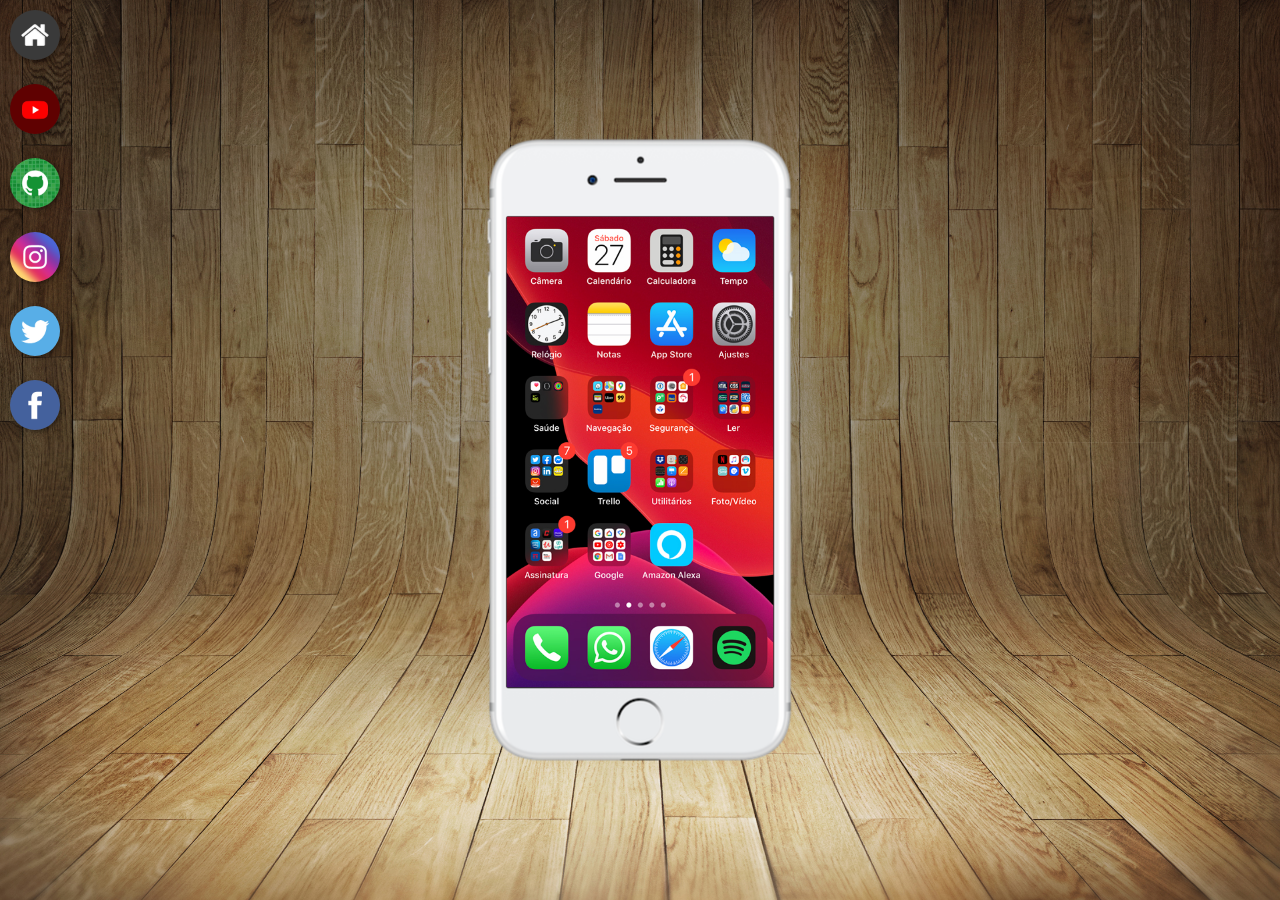
<file: index.html>
<!DOCTYPE html>
<html lang="pt-br">
<head>
    <meta charset="UTF-8">
    <meta http-equiv="X-UA-Compatible" content="IE=edge">
    <meta name="viewport" content="width=device-width, initial-scale=1.0">
    <link rel="shortcut icon" href="favicon.ico" type="image/x-icon">
    <link rel="stylesheet" href="estilos/style.css">
    <title>Projeto Redes Sociais</title>
</head>
<body>
    <main>
        <section id="telefone">
            <iframe src="home.html" name="tela" id="tela" frameborder="0"></iframe>
            
        </section>
        <section id="redes-sociais">
            <a href="home.html" target="tela"> <img src="imagens/logo-home.jpg" alt=""></a><br>
            <a href="youtube.html" target="tela"> <img src="imagens/logo-youtube.jpg" alt=""></a><br>   
            <a href="github.html" target="tela"> <img src="imagens/logo-github.jpg" alt=""></a><br>
            <a href="instagram.html" target="tela"> <img src="imagens/logo-instagram.jpg" alt=""></a><br>
            <a href="twitter.html" target="tela"> <img src="imagens/logo-twitter.jpg" alt=""></a><br>
            <a href="facebook.html" target="tela"> <img src="imagens/logo-facebook.jpg" alt=""></a> 
        </section>
    </main>
</body>
</html>
</file>
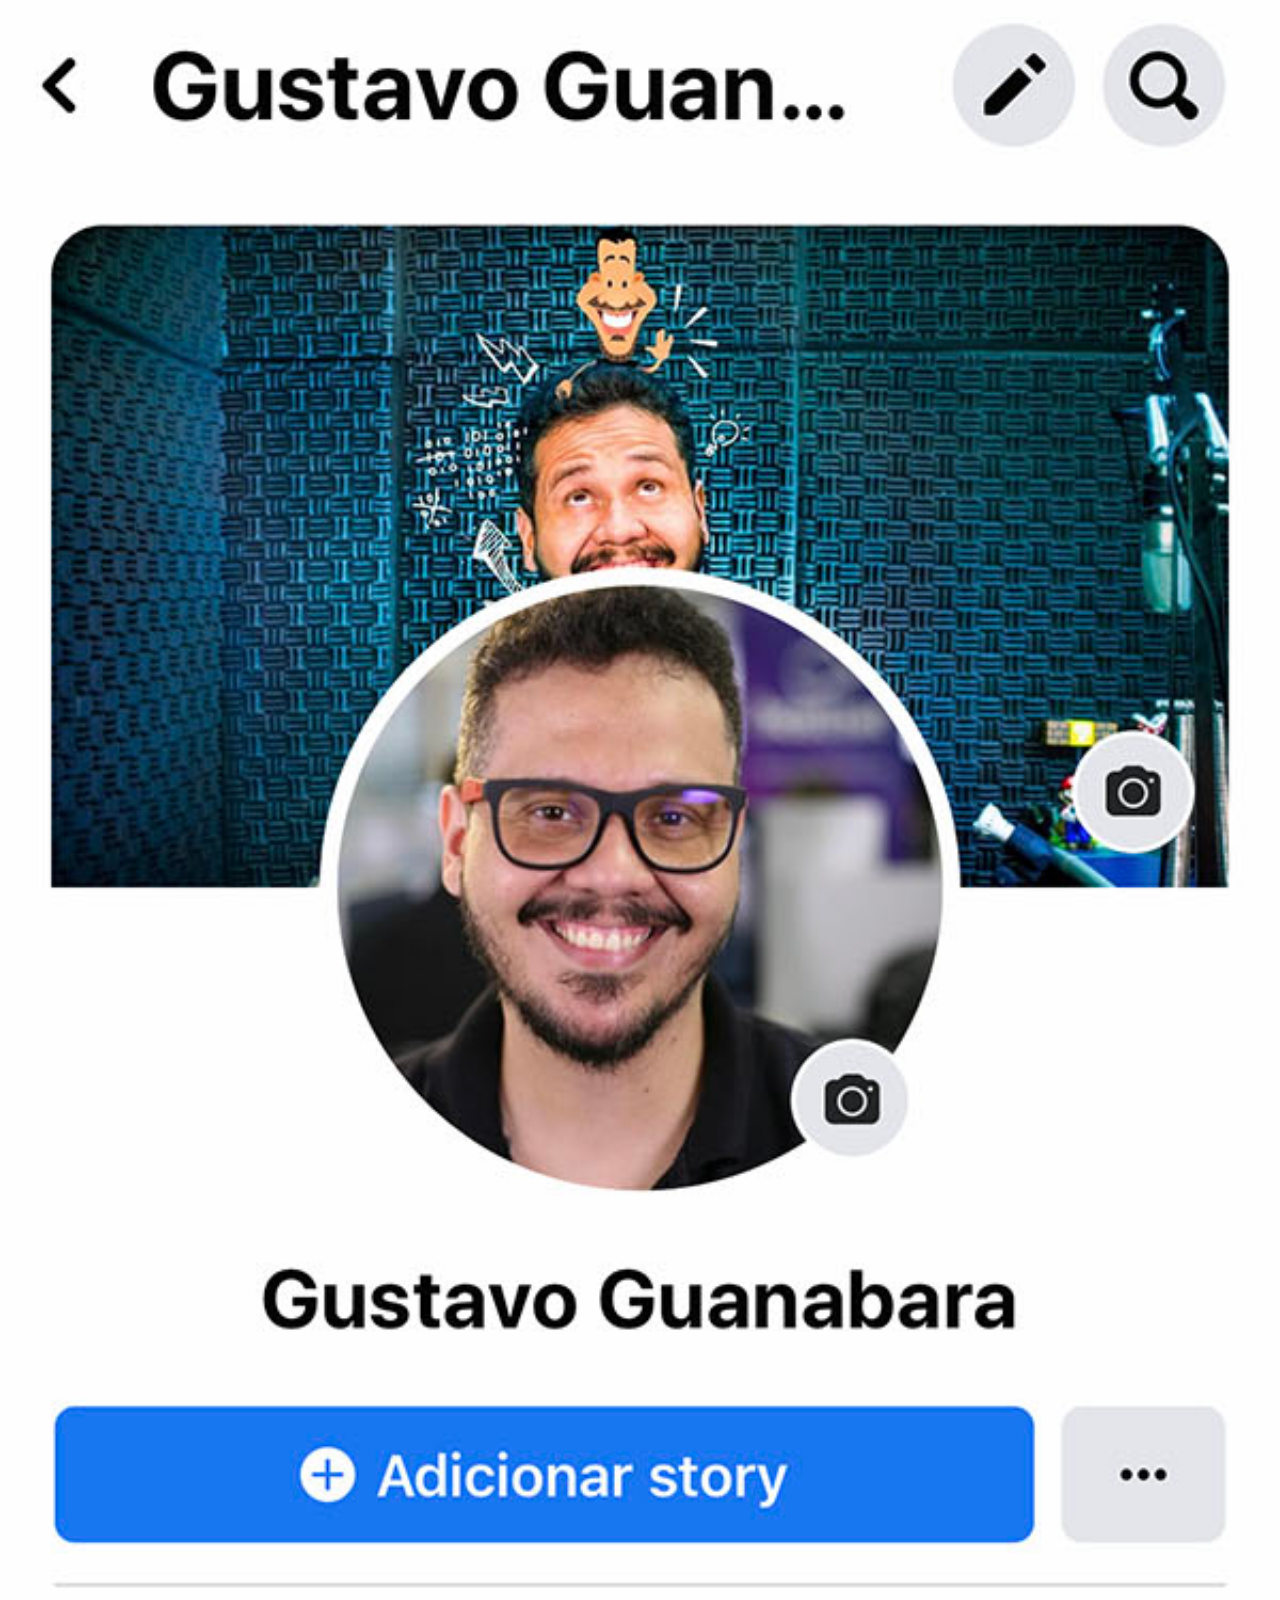
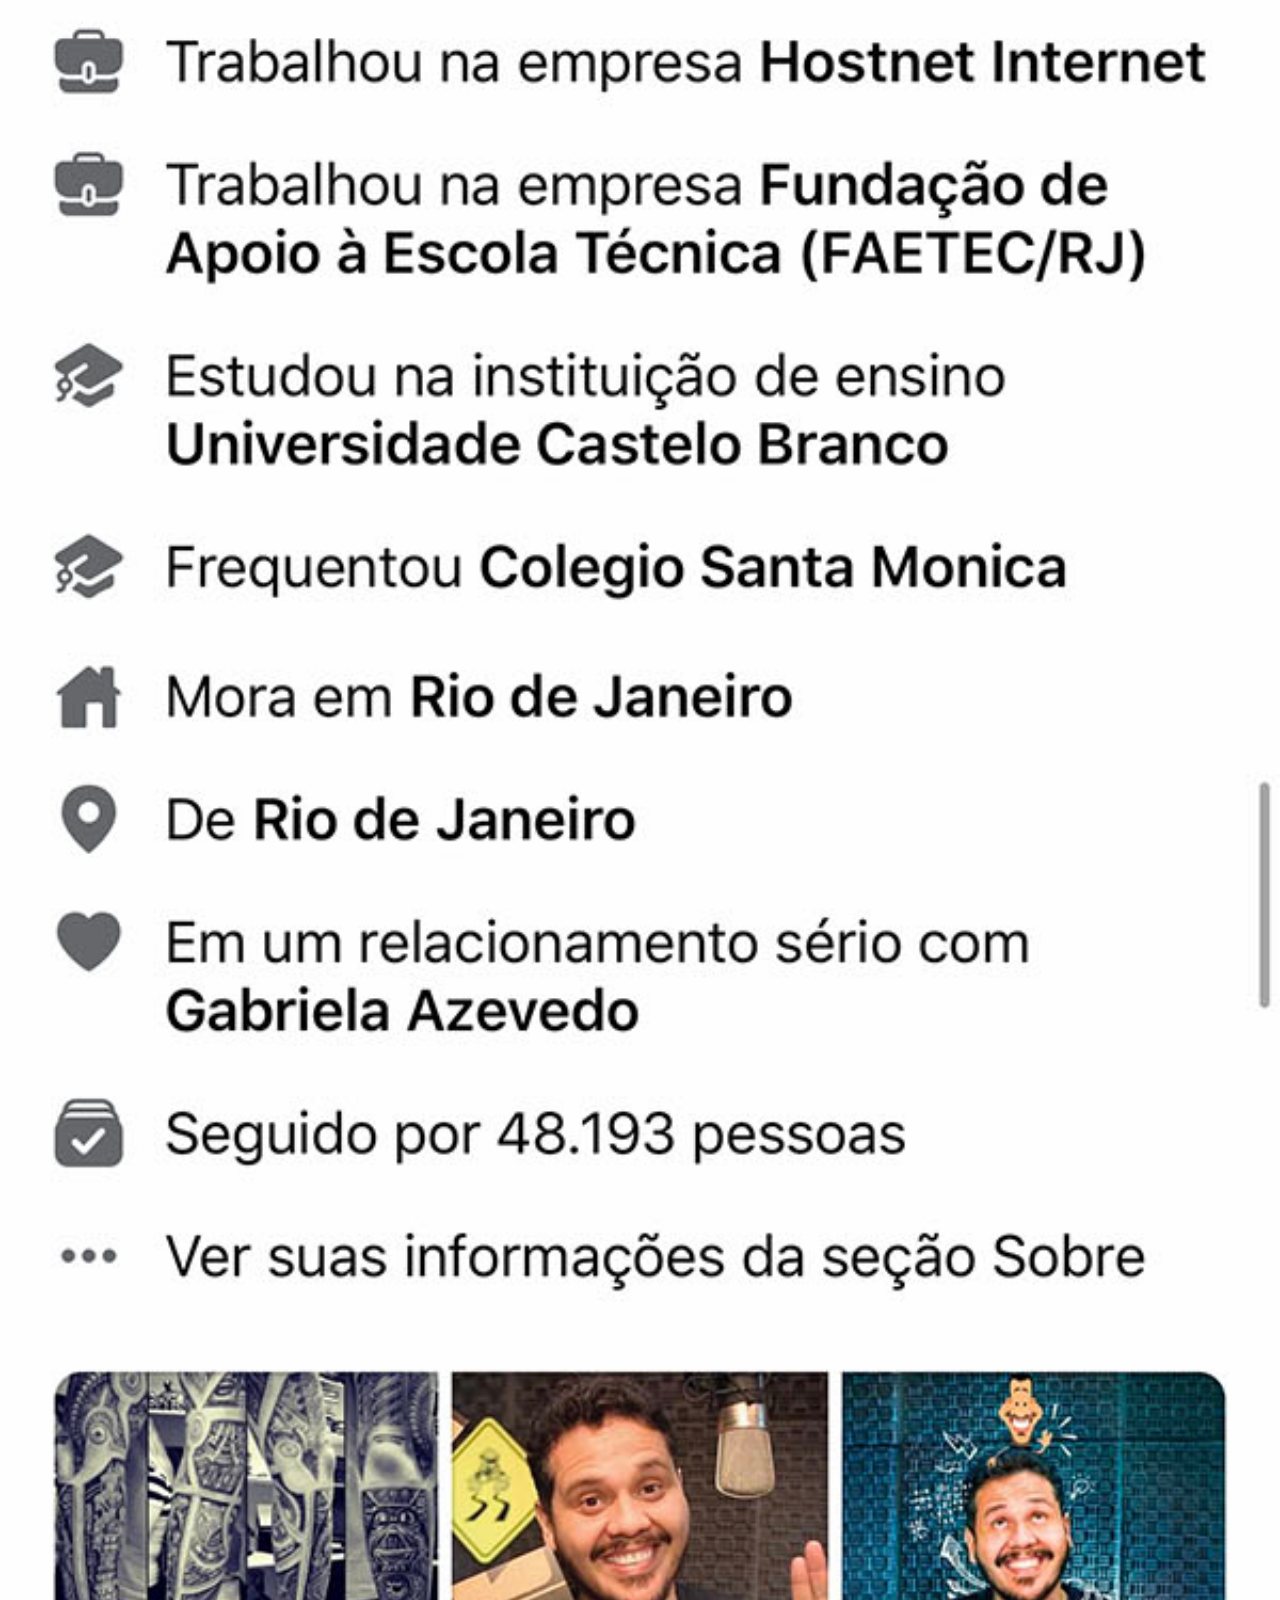
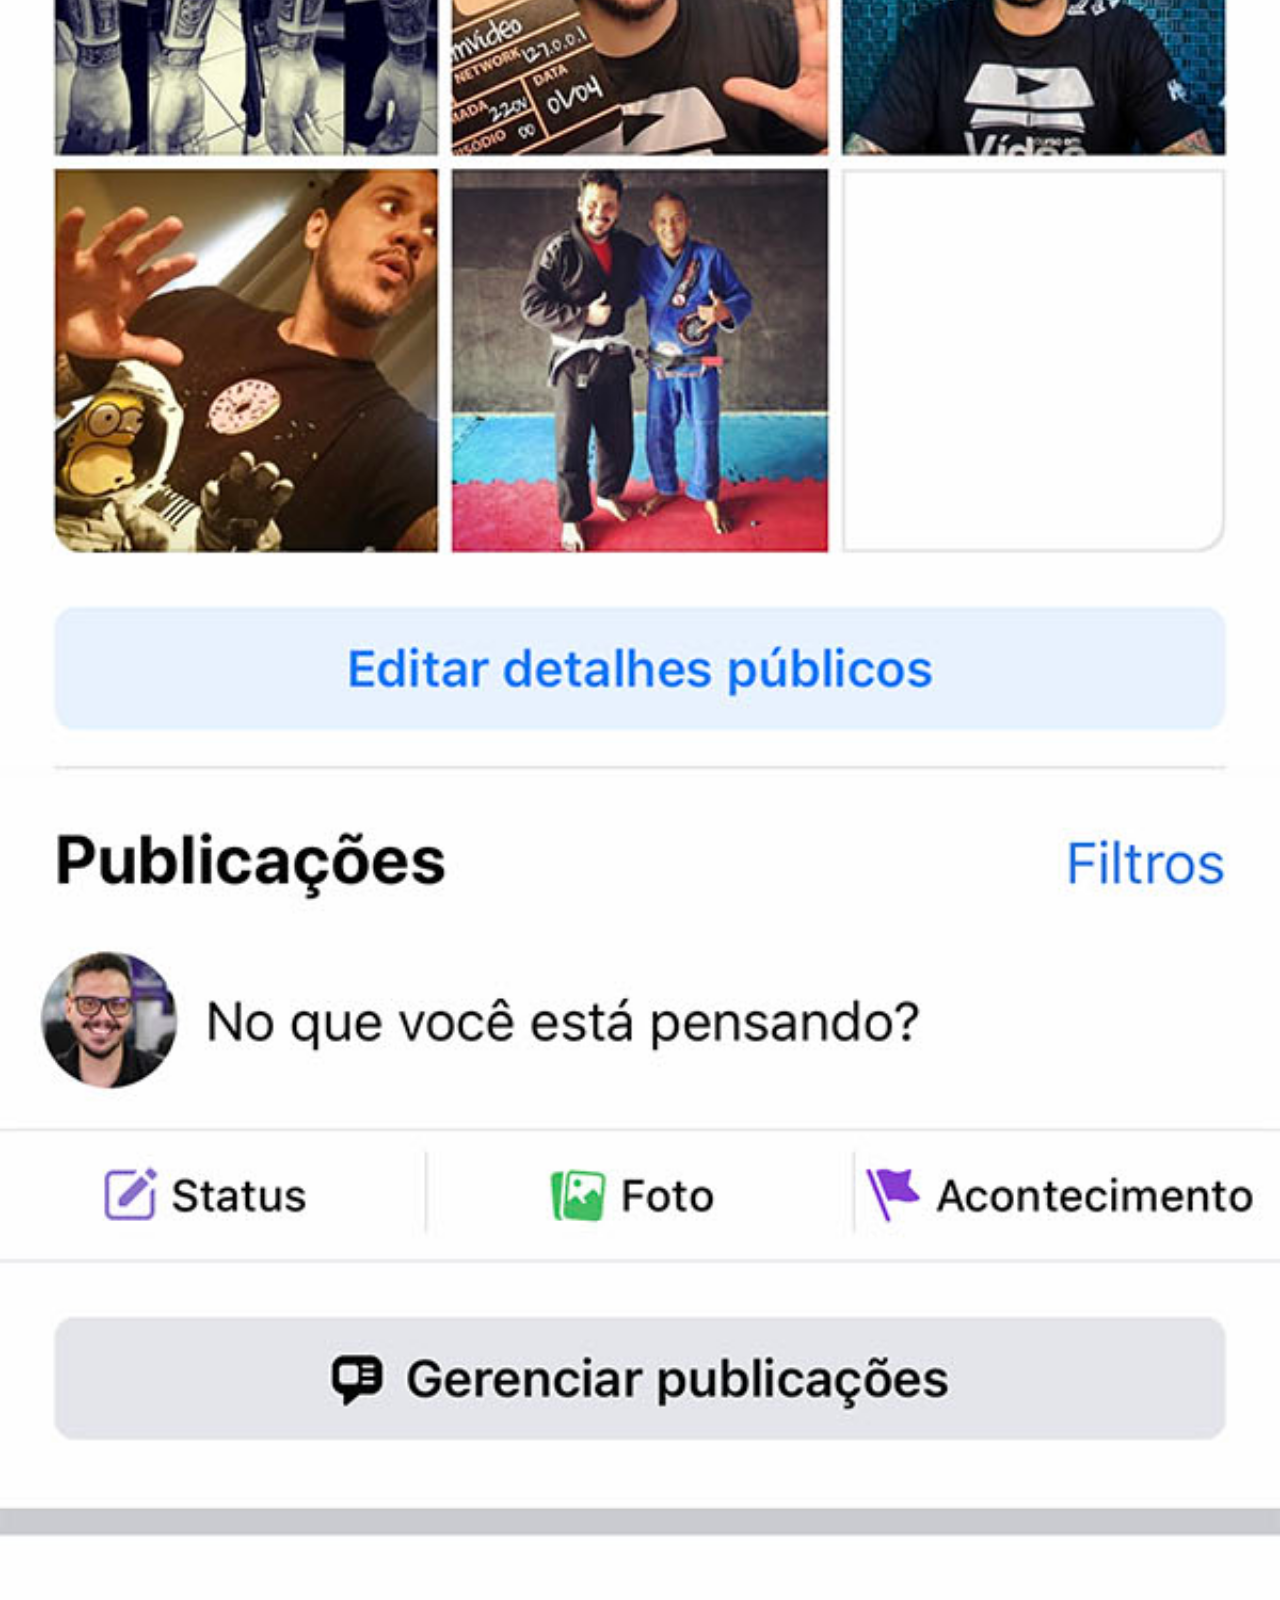
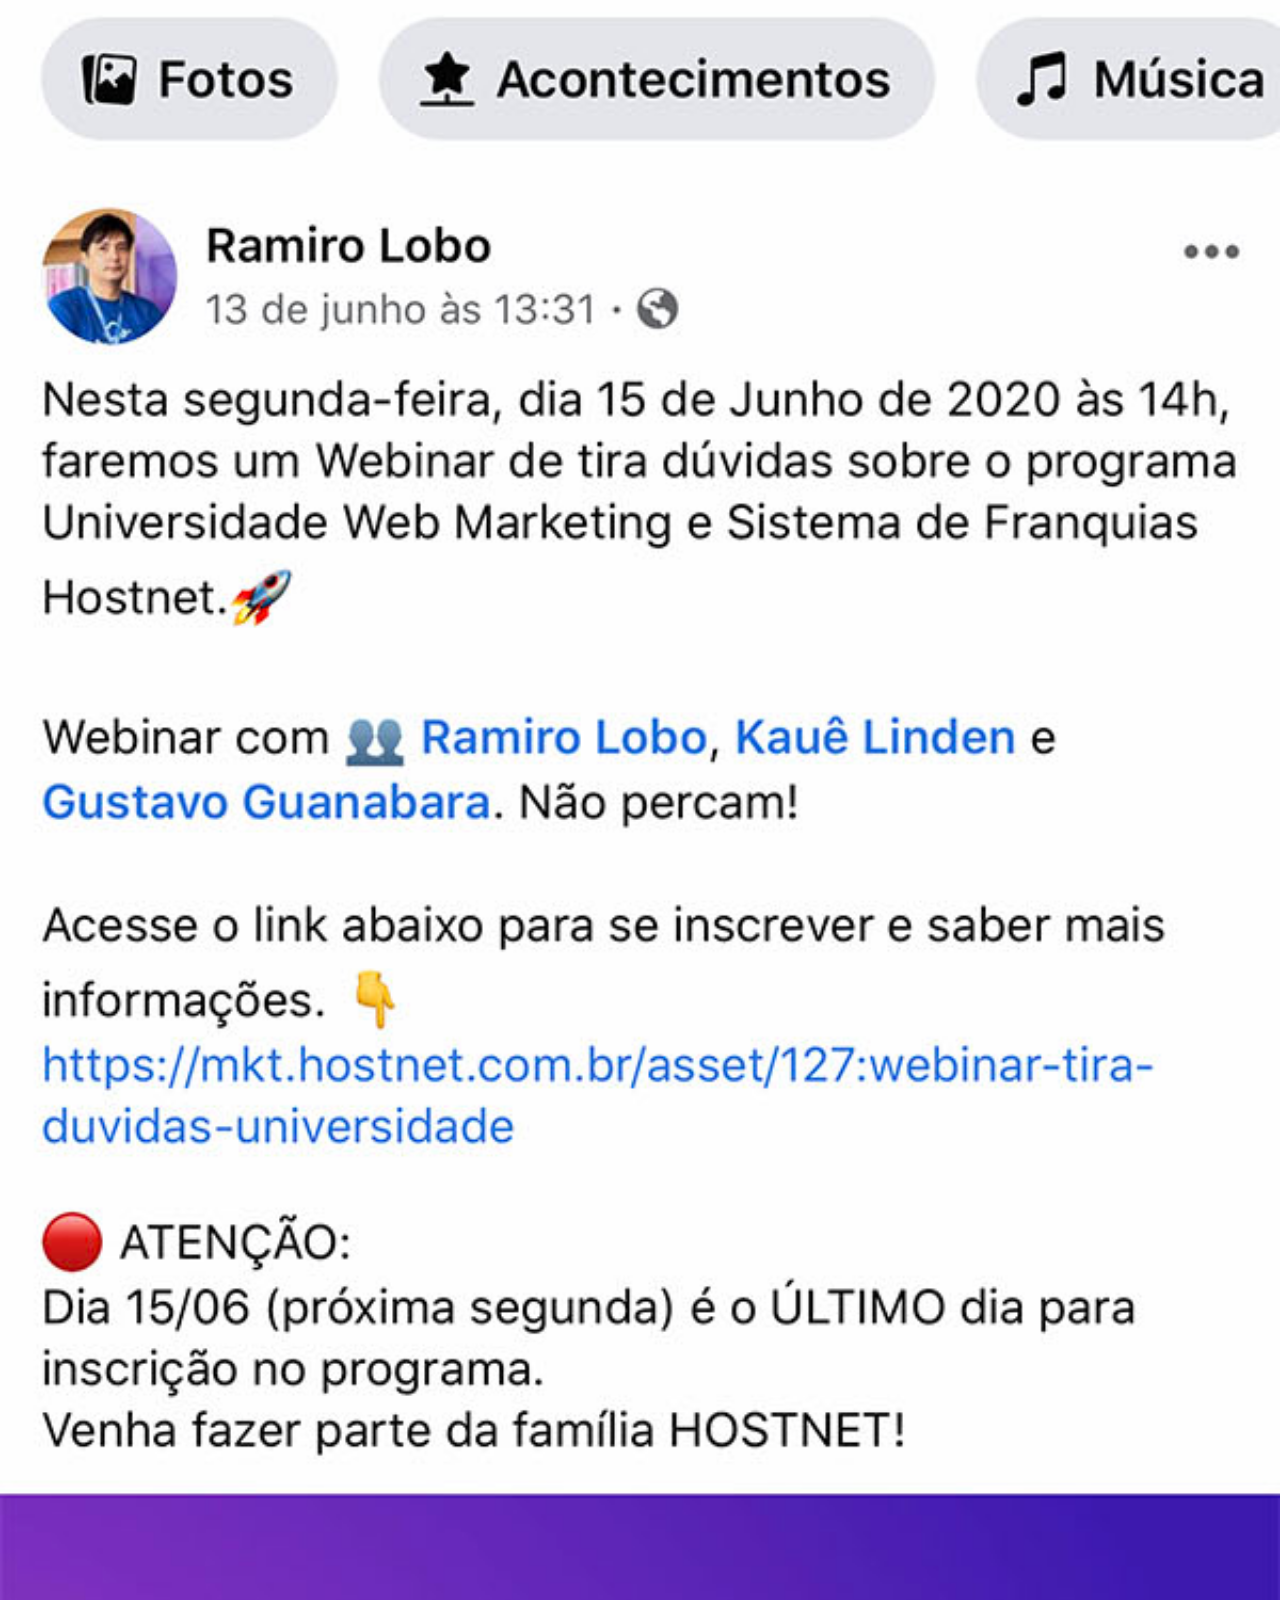
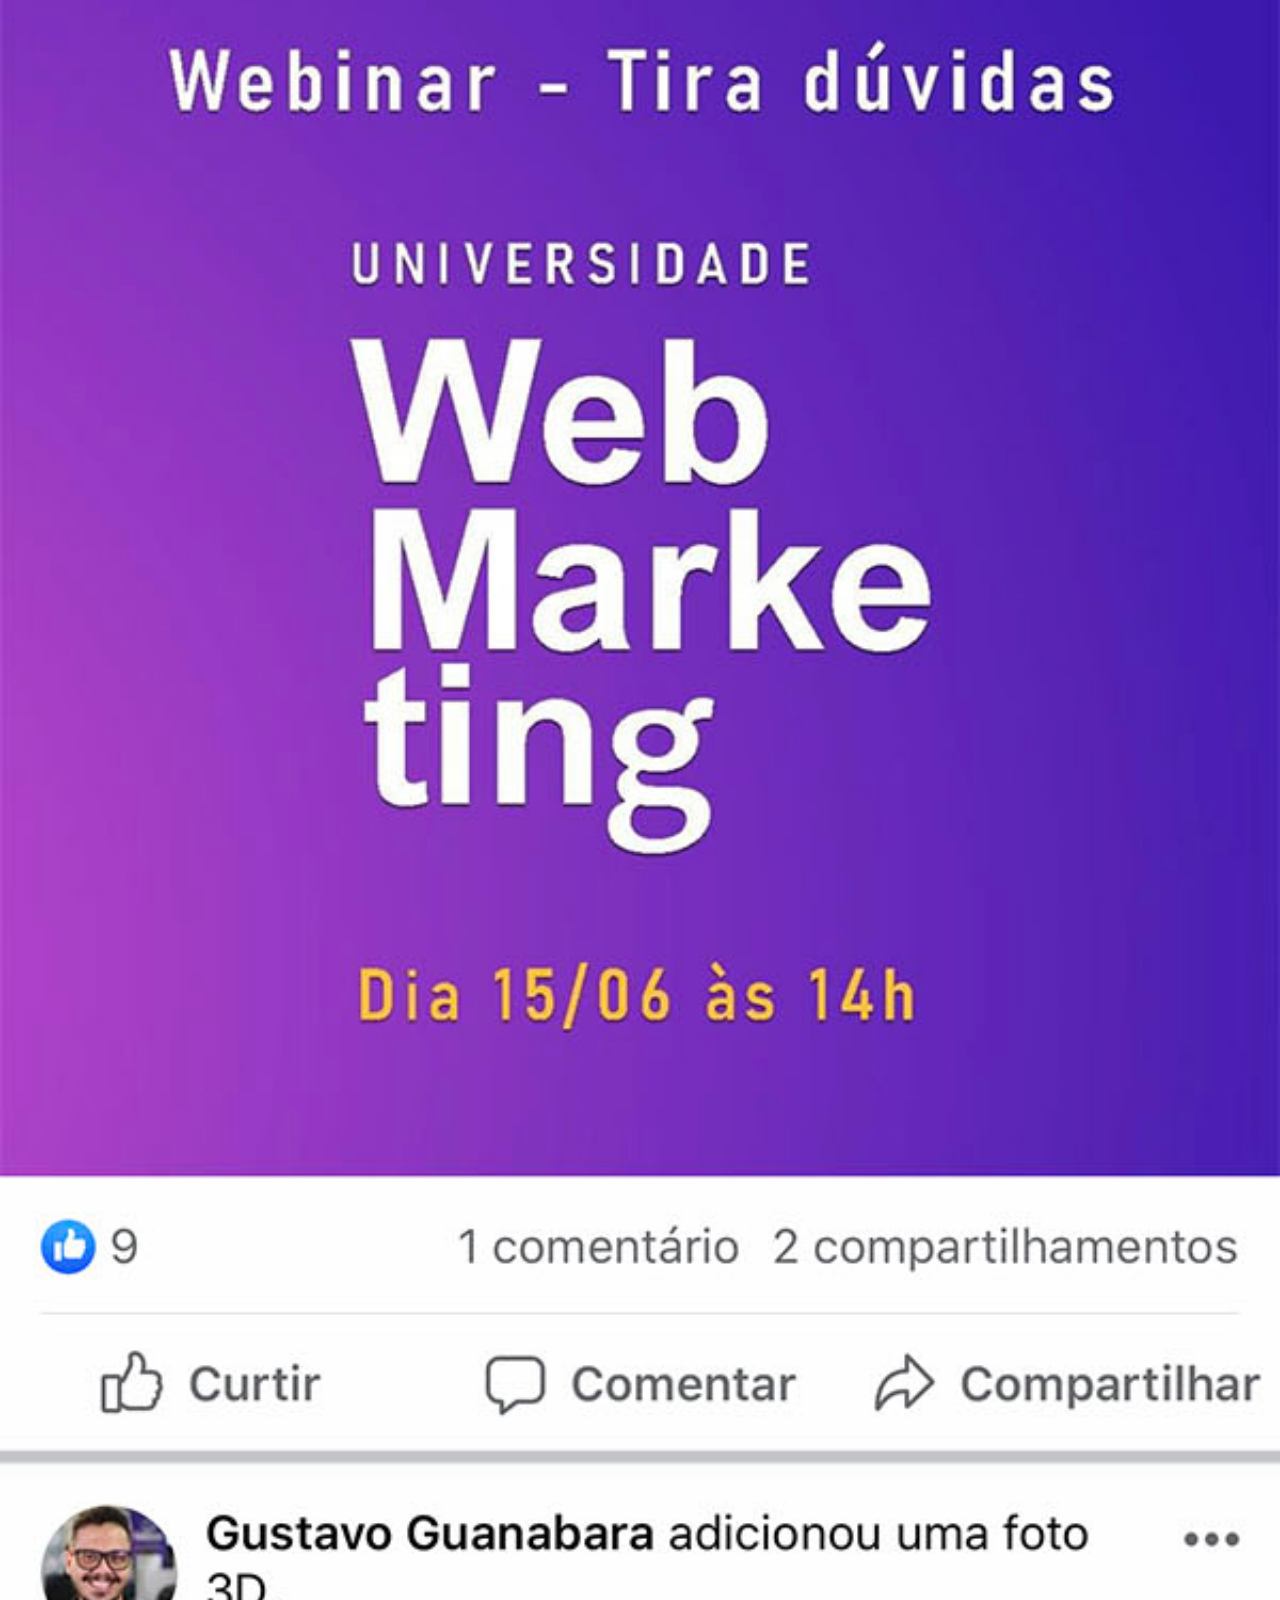
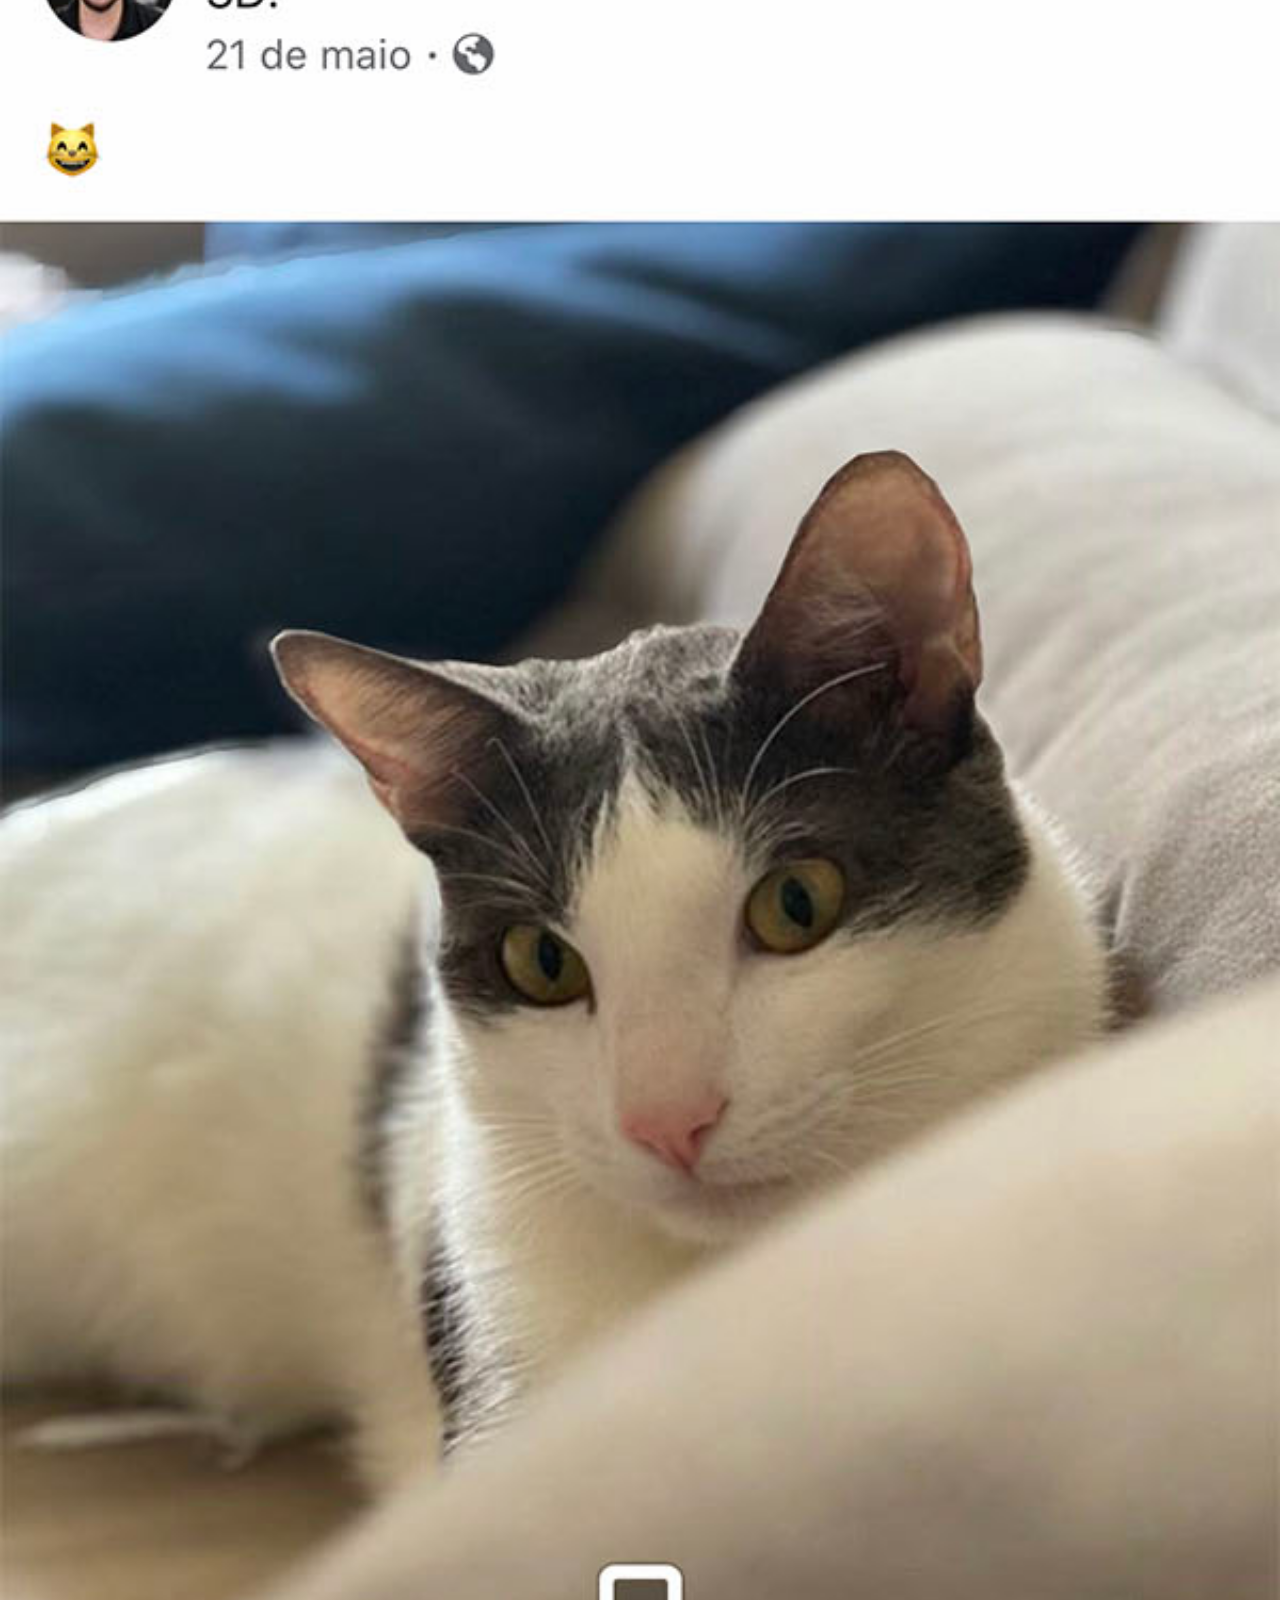
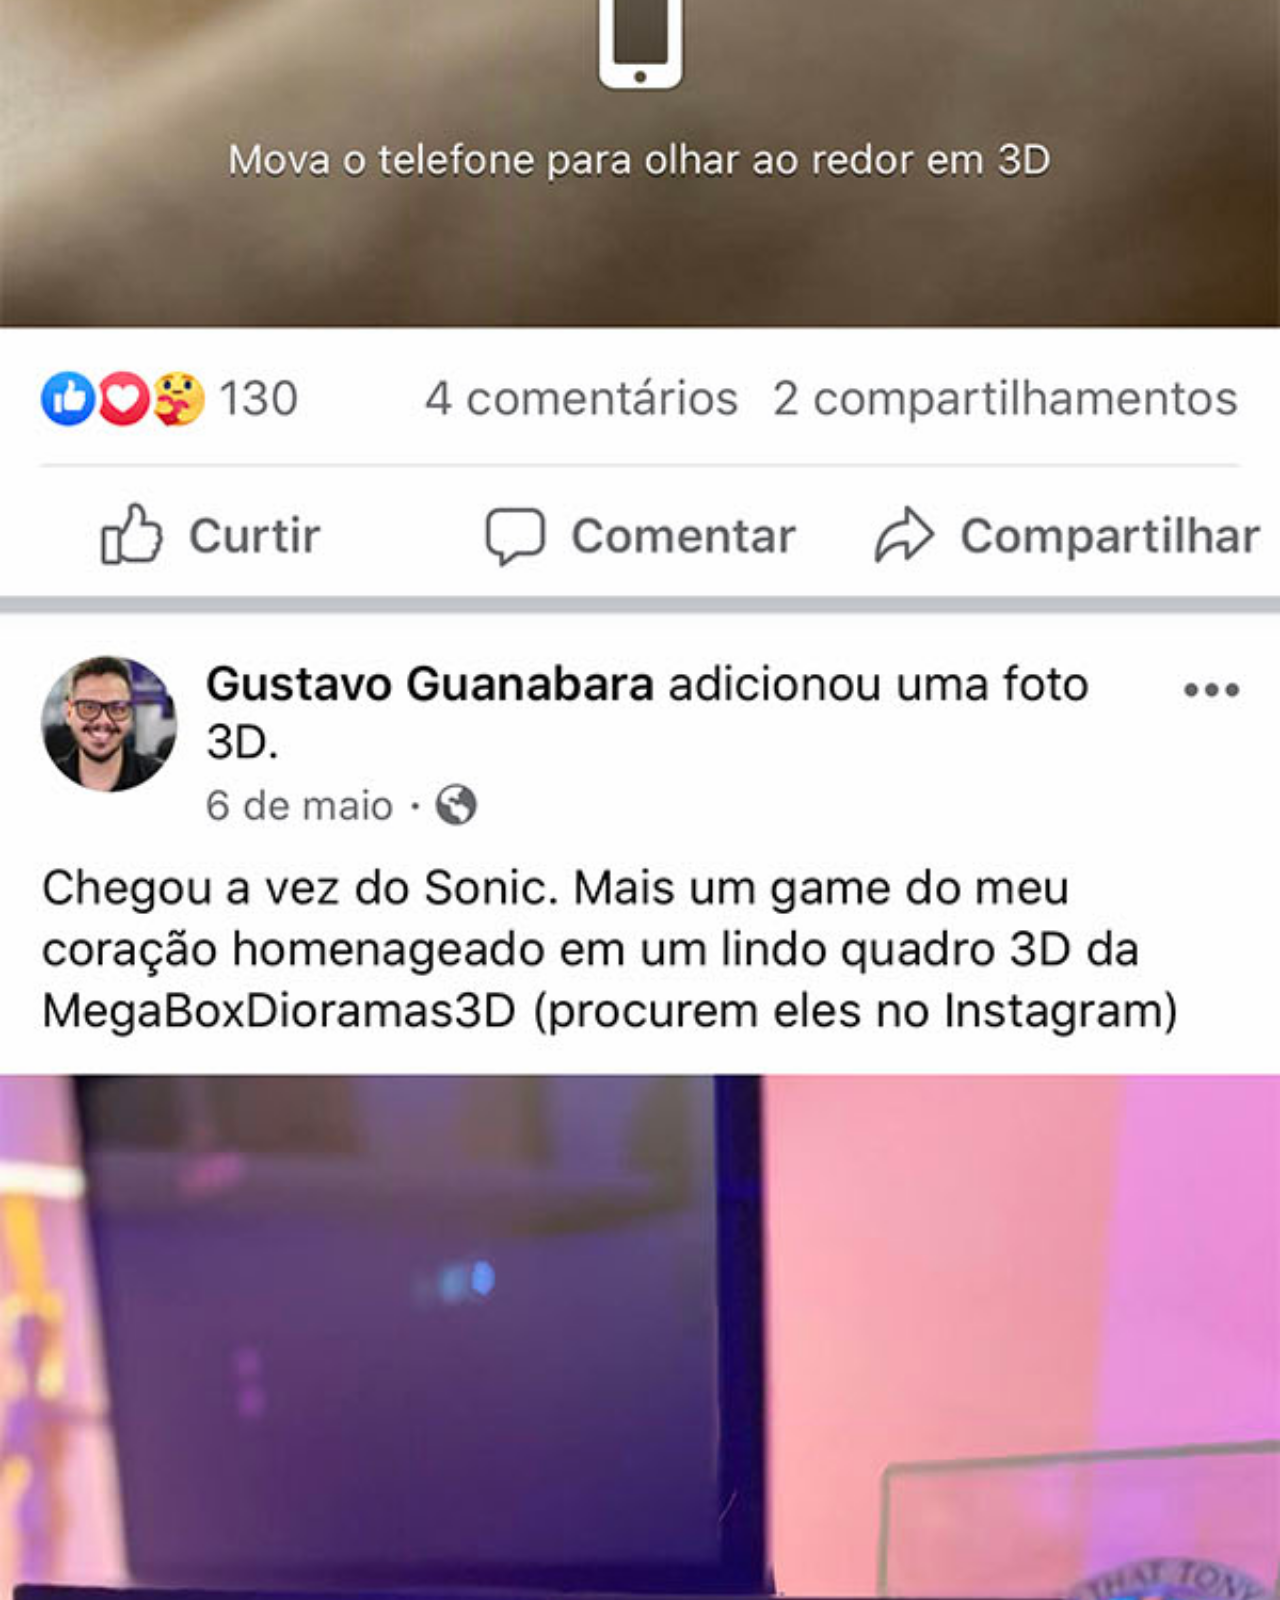
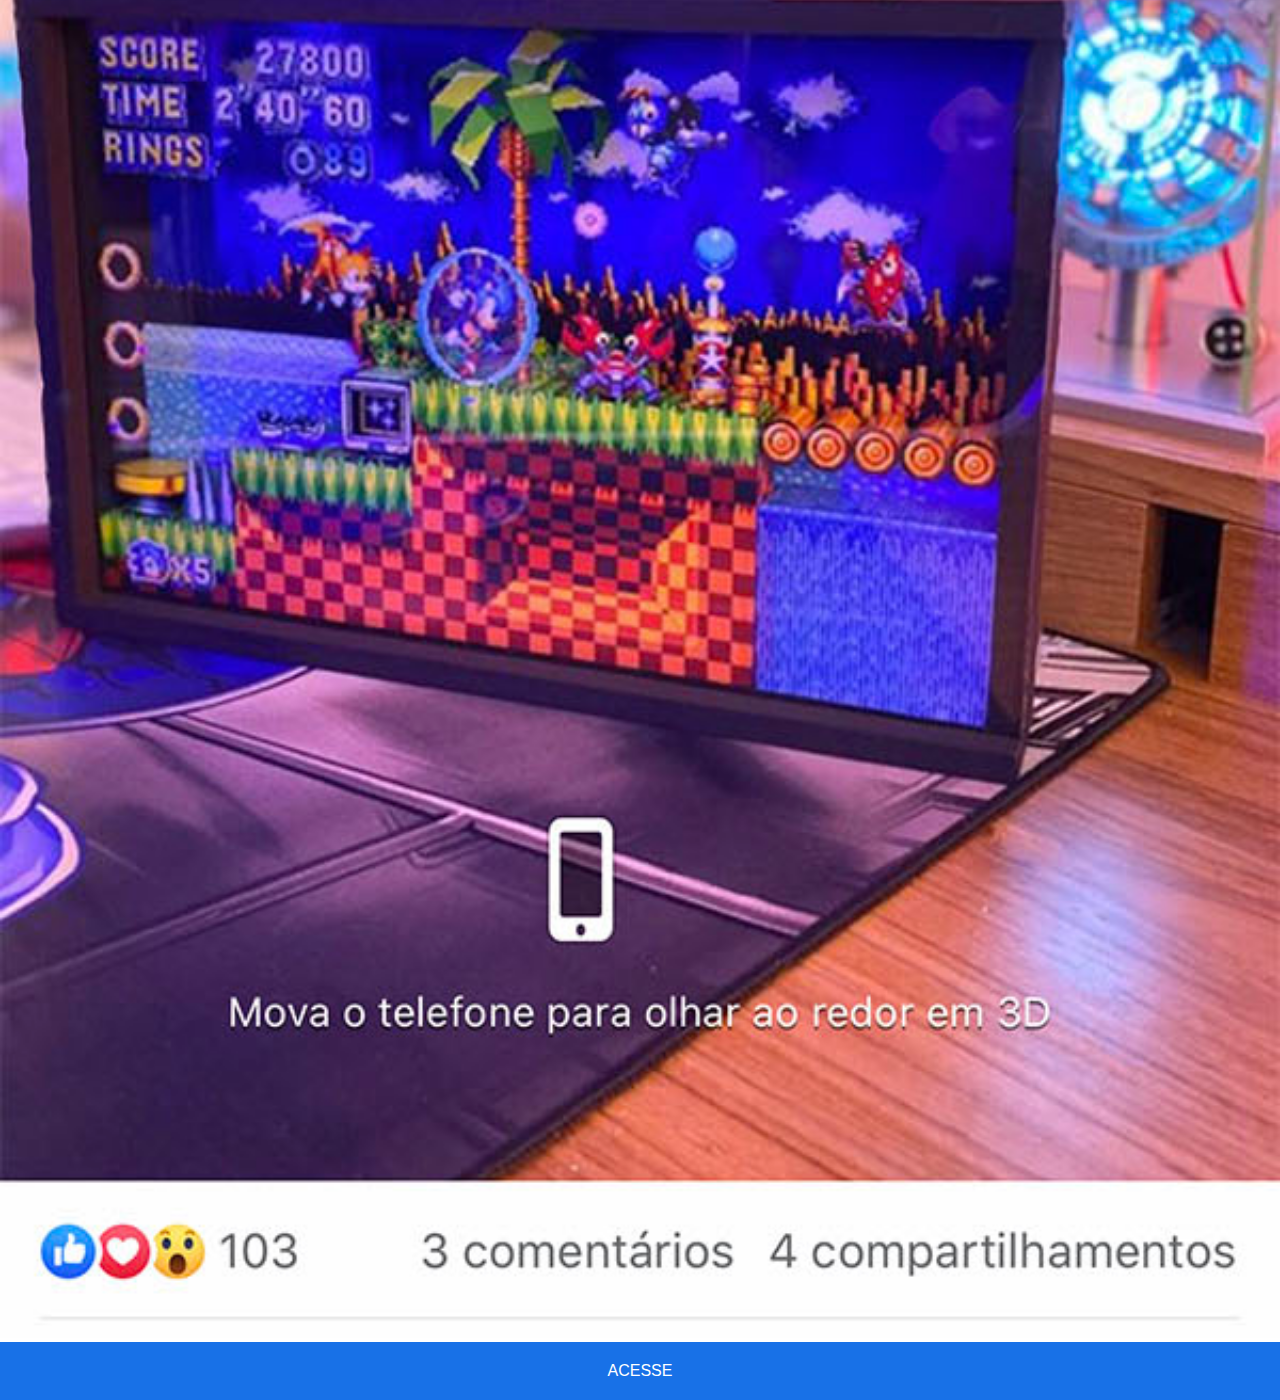
<file: facebook.html>
<!DOCTYPE html>
<html lang="pt-br">
<head>
    <meta charset="UTF-8">
    <meta http-equiv="X-UA-Compatible" content="IE=edge">
    <meta name="viewport" content="width=device-width, initial-scale=1.0">
    <title>Facebook</title>
    <link rel="stylesheet" href="estilo/social.css">
    <style>
        a {
            background-color: #1871E7;
        }
    </style>
</head>
<body>
    <img src="imagens/tela-facebook.jpg" alt="Facebook">
    <a href="https://www.facebook.com/gustavoguanabara" target="_blank">ACESSE</a>
</body>
</html>
</file>
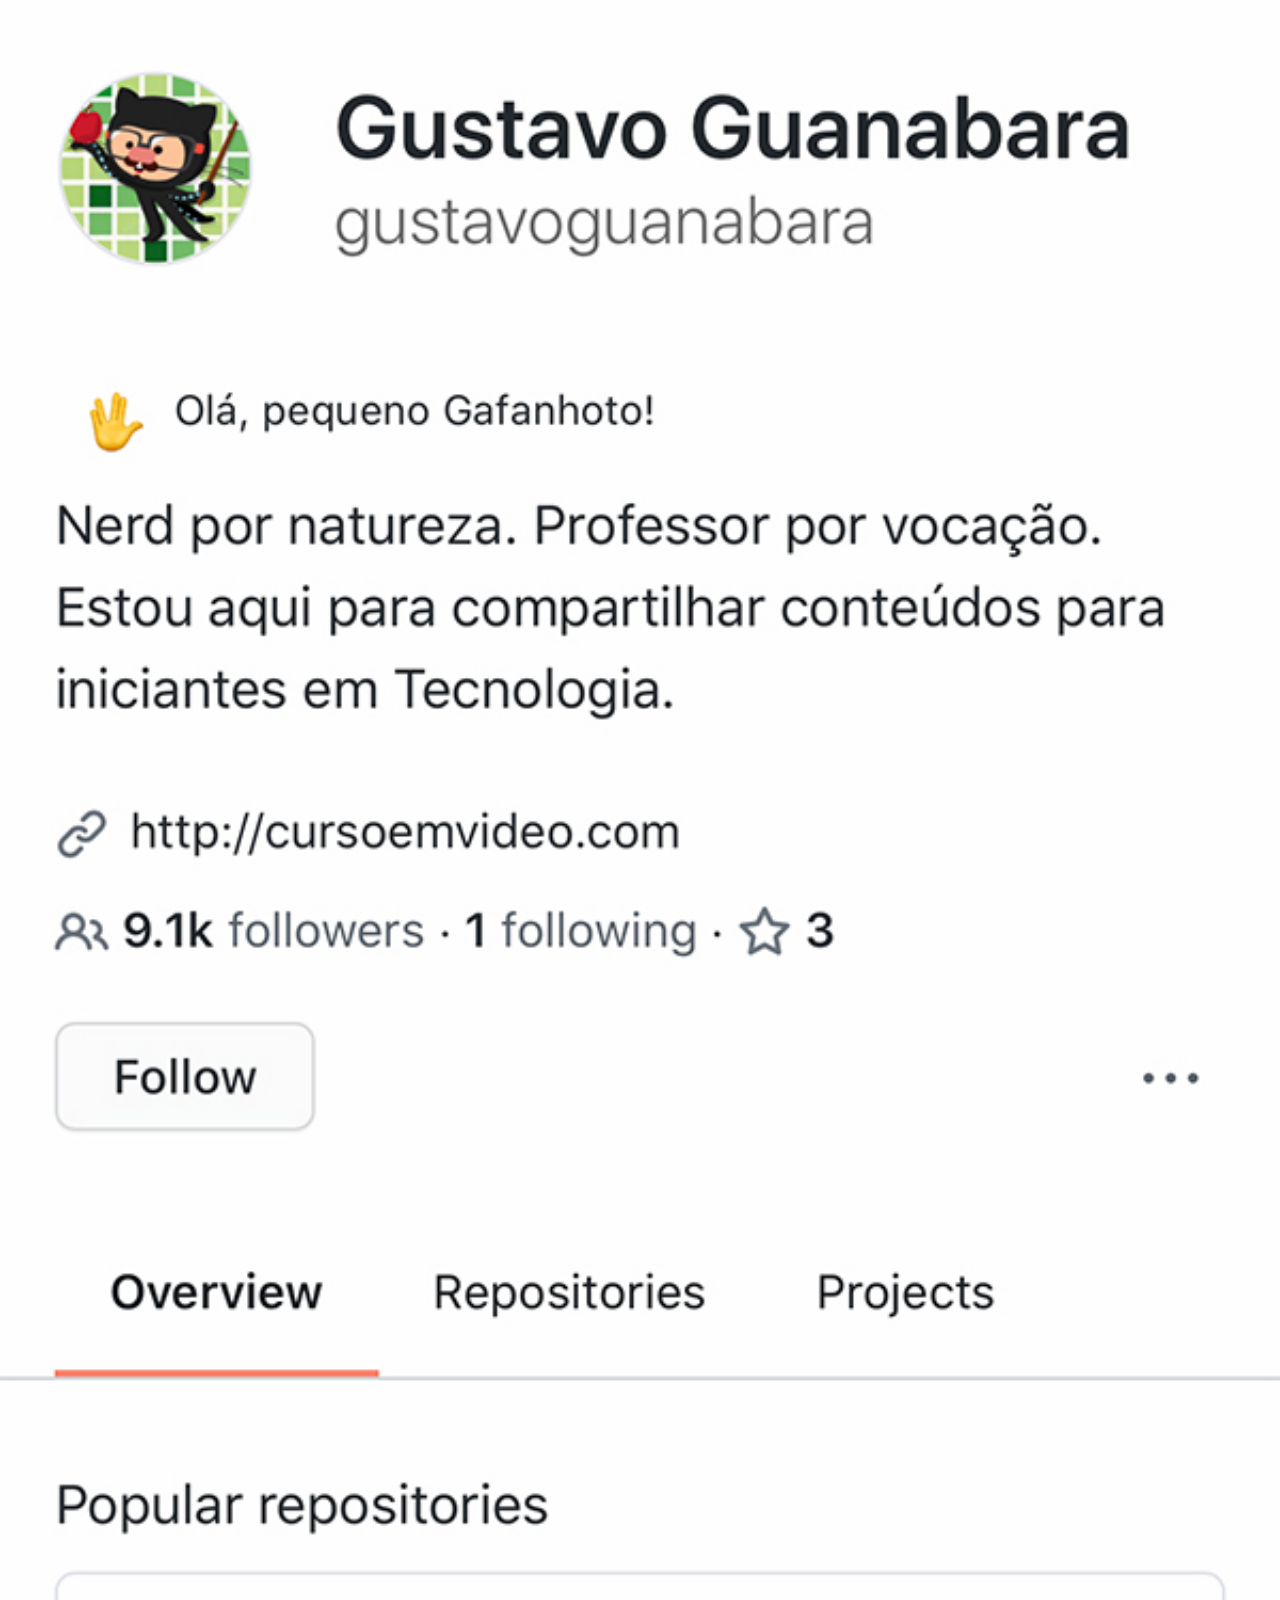
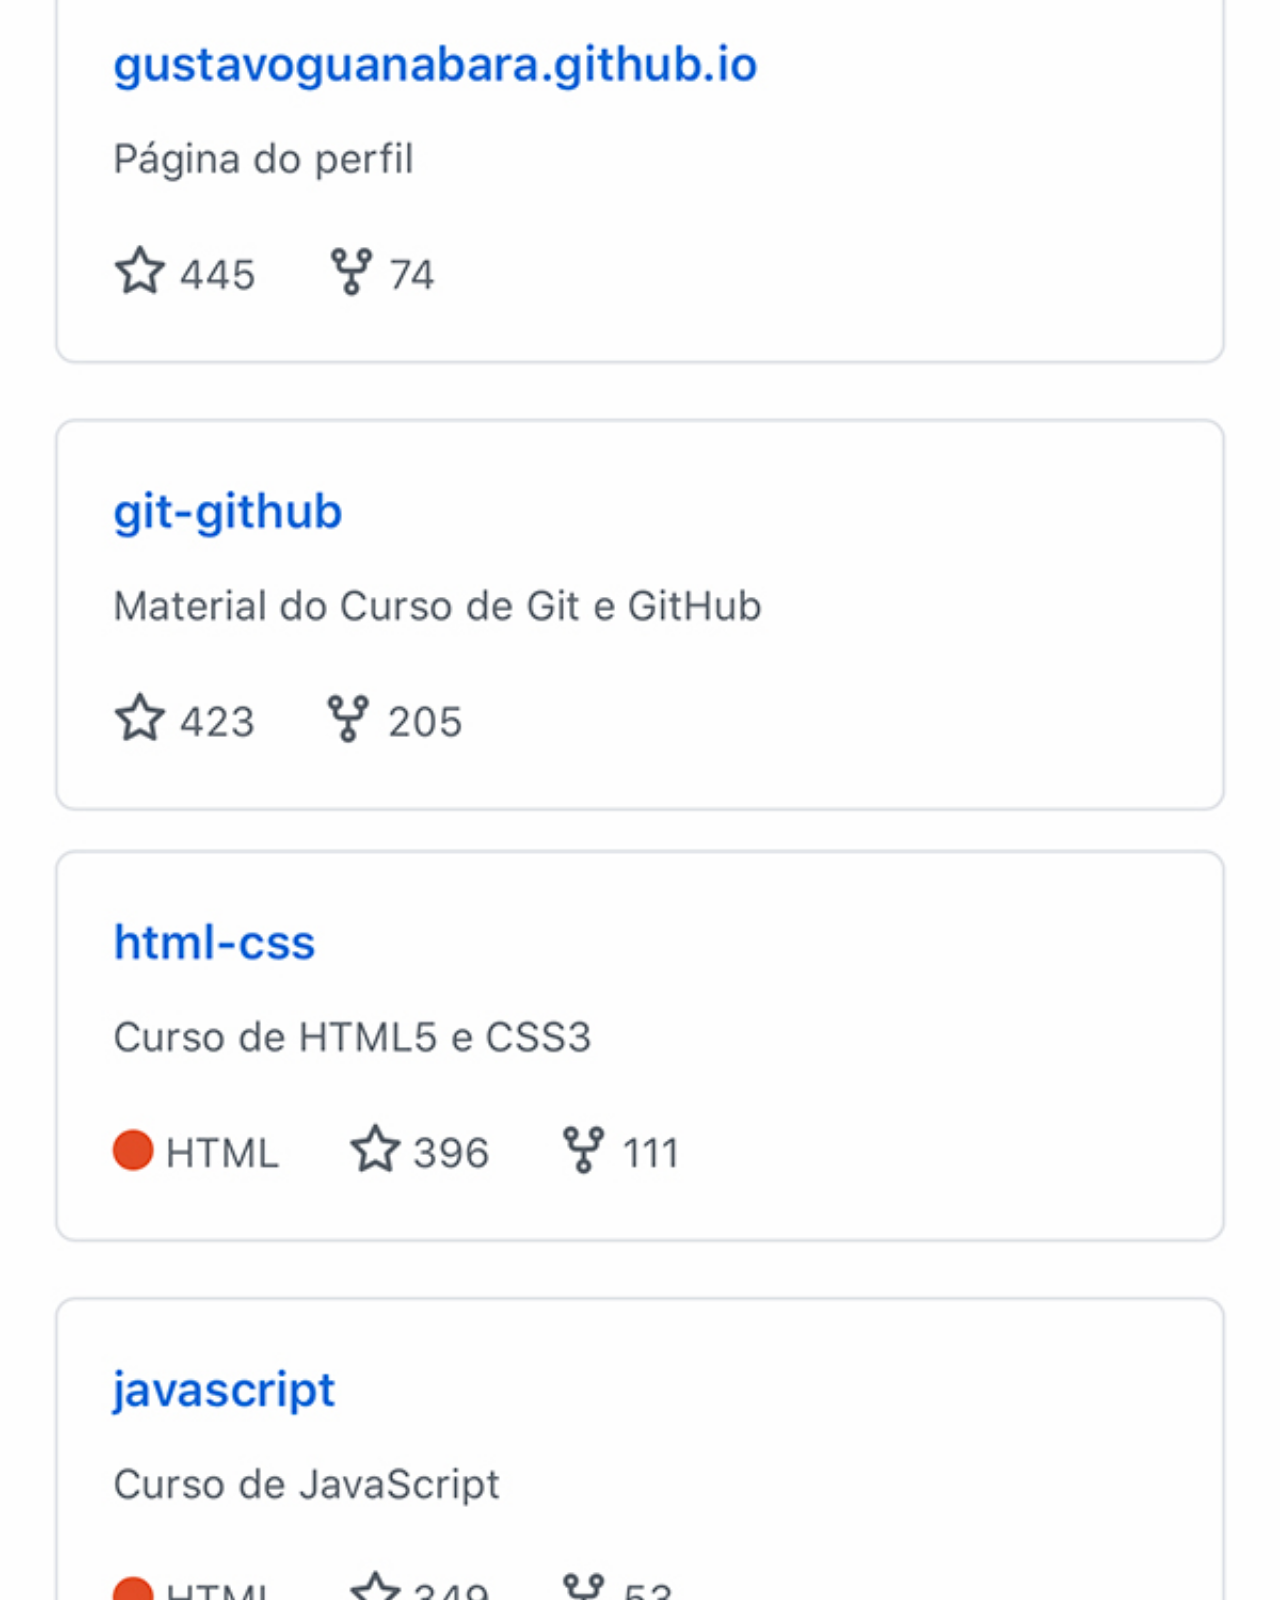
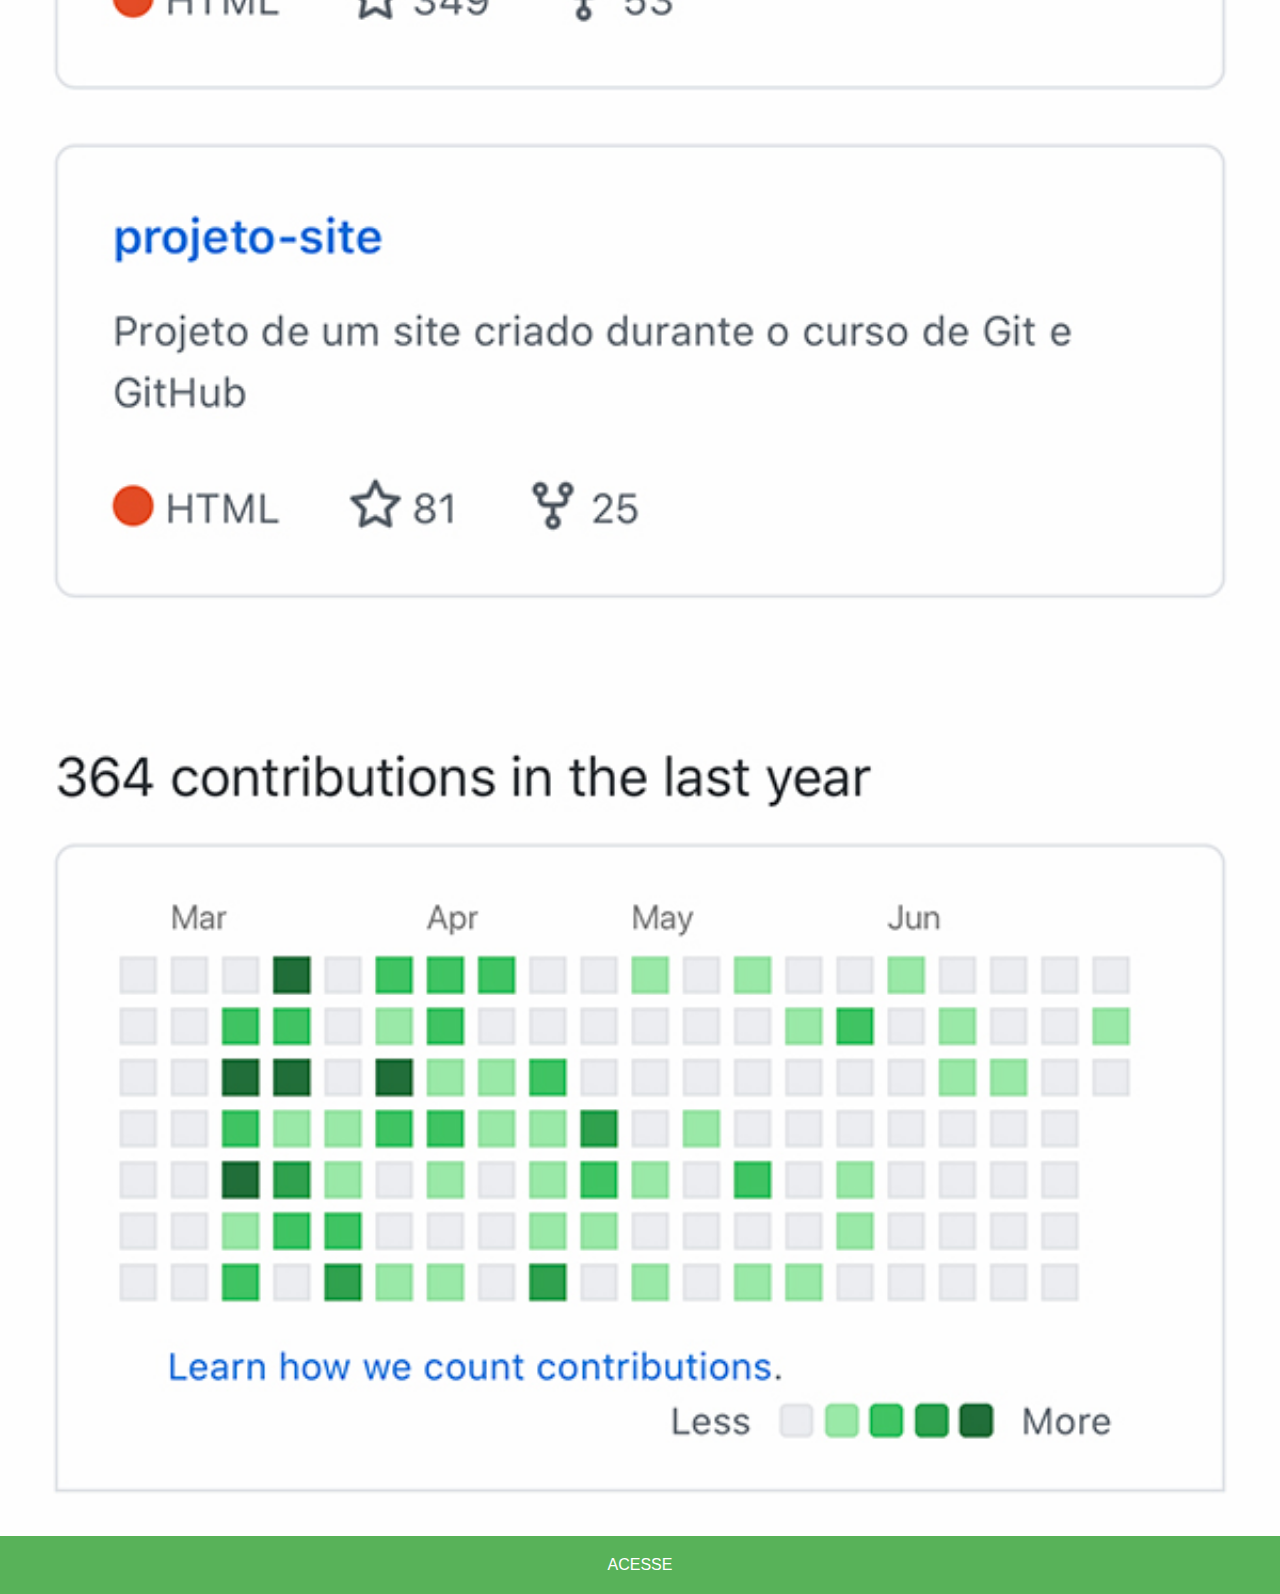
<file: github.html>
<!DOCTYPE html>
<html lang="pt-br">
<head>
    <meta charset="UTF-8">
    <meta http-equiv="X-UA-Compatible" content="IE=edge">
    <meta name="viewport" content="width=device-width, initial-scale=1.0">
    <title>Document</title>
    <link rel="stylesheet" href="estilo/social.css">
    <style>
        a {
            background-color: #58B259;
        }
    </style>
</head>
<body>
    <img src="imagens/tela-github.jpg" alt="GitHub">
    <a href="https://gustavoguanabara.github.io/" target="_blank">ACESSE</a>
</body>
</html>
</file>
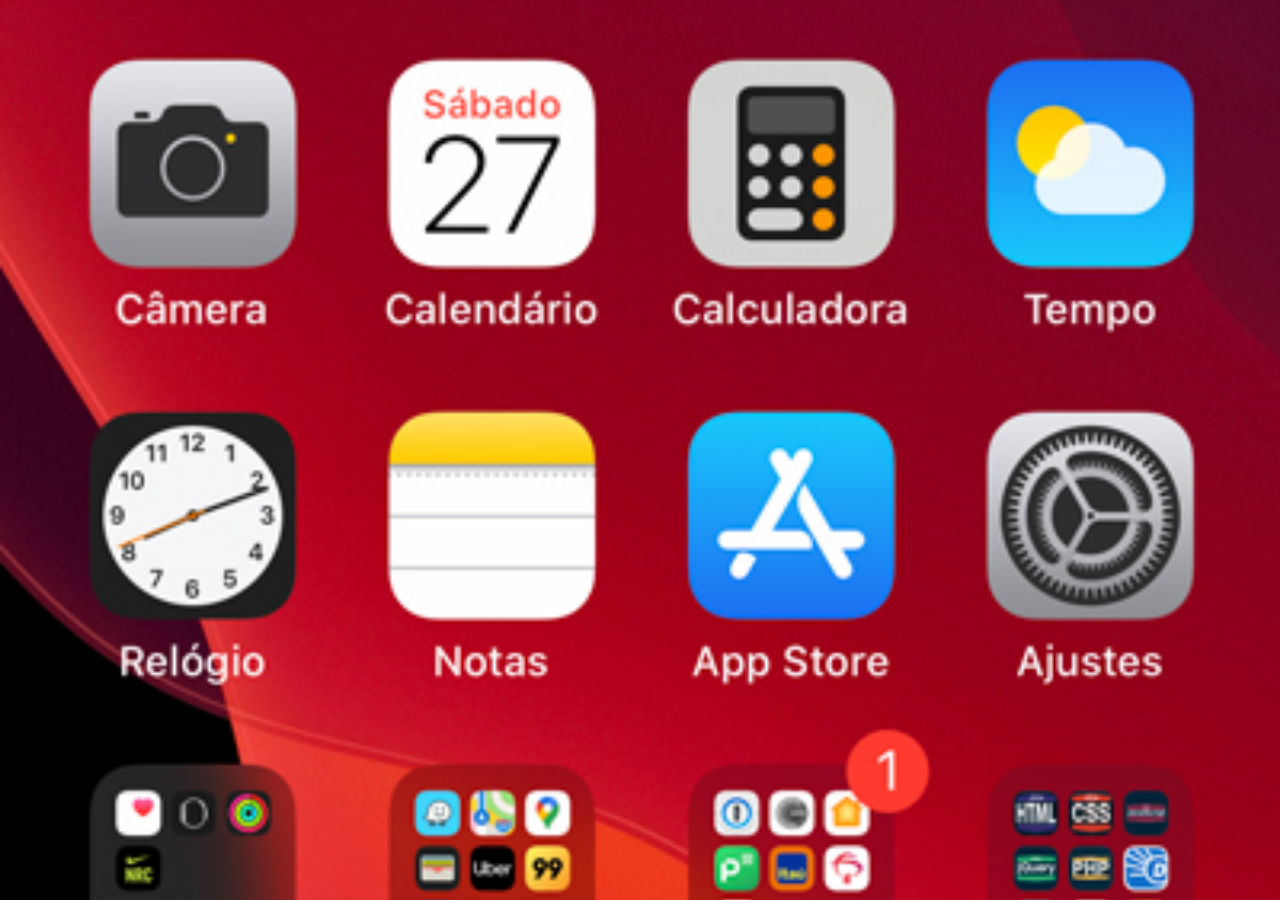
<file: home.html>
<!DOCTYPE html>
<html lang="pt-br">
<head>
    <meta charset="UTF-8">
    <meta http-equiv="X-UA-Compatible" content="IE=edge">
    <meta name="viewport" content="width=device-width, initial-scale=1.0">
    <title>Home</title>
</head>
<style>
    * {
        margin: 0px;
        padding: 0px;
    }

    body {
        width: 100vw;
        height: 100vh;
        background: black url('imagens/tela-home.jpg') no-repeat top center;
        background-size: cover;
    }


</style>
<body>
    
</body>
</html>
</file>
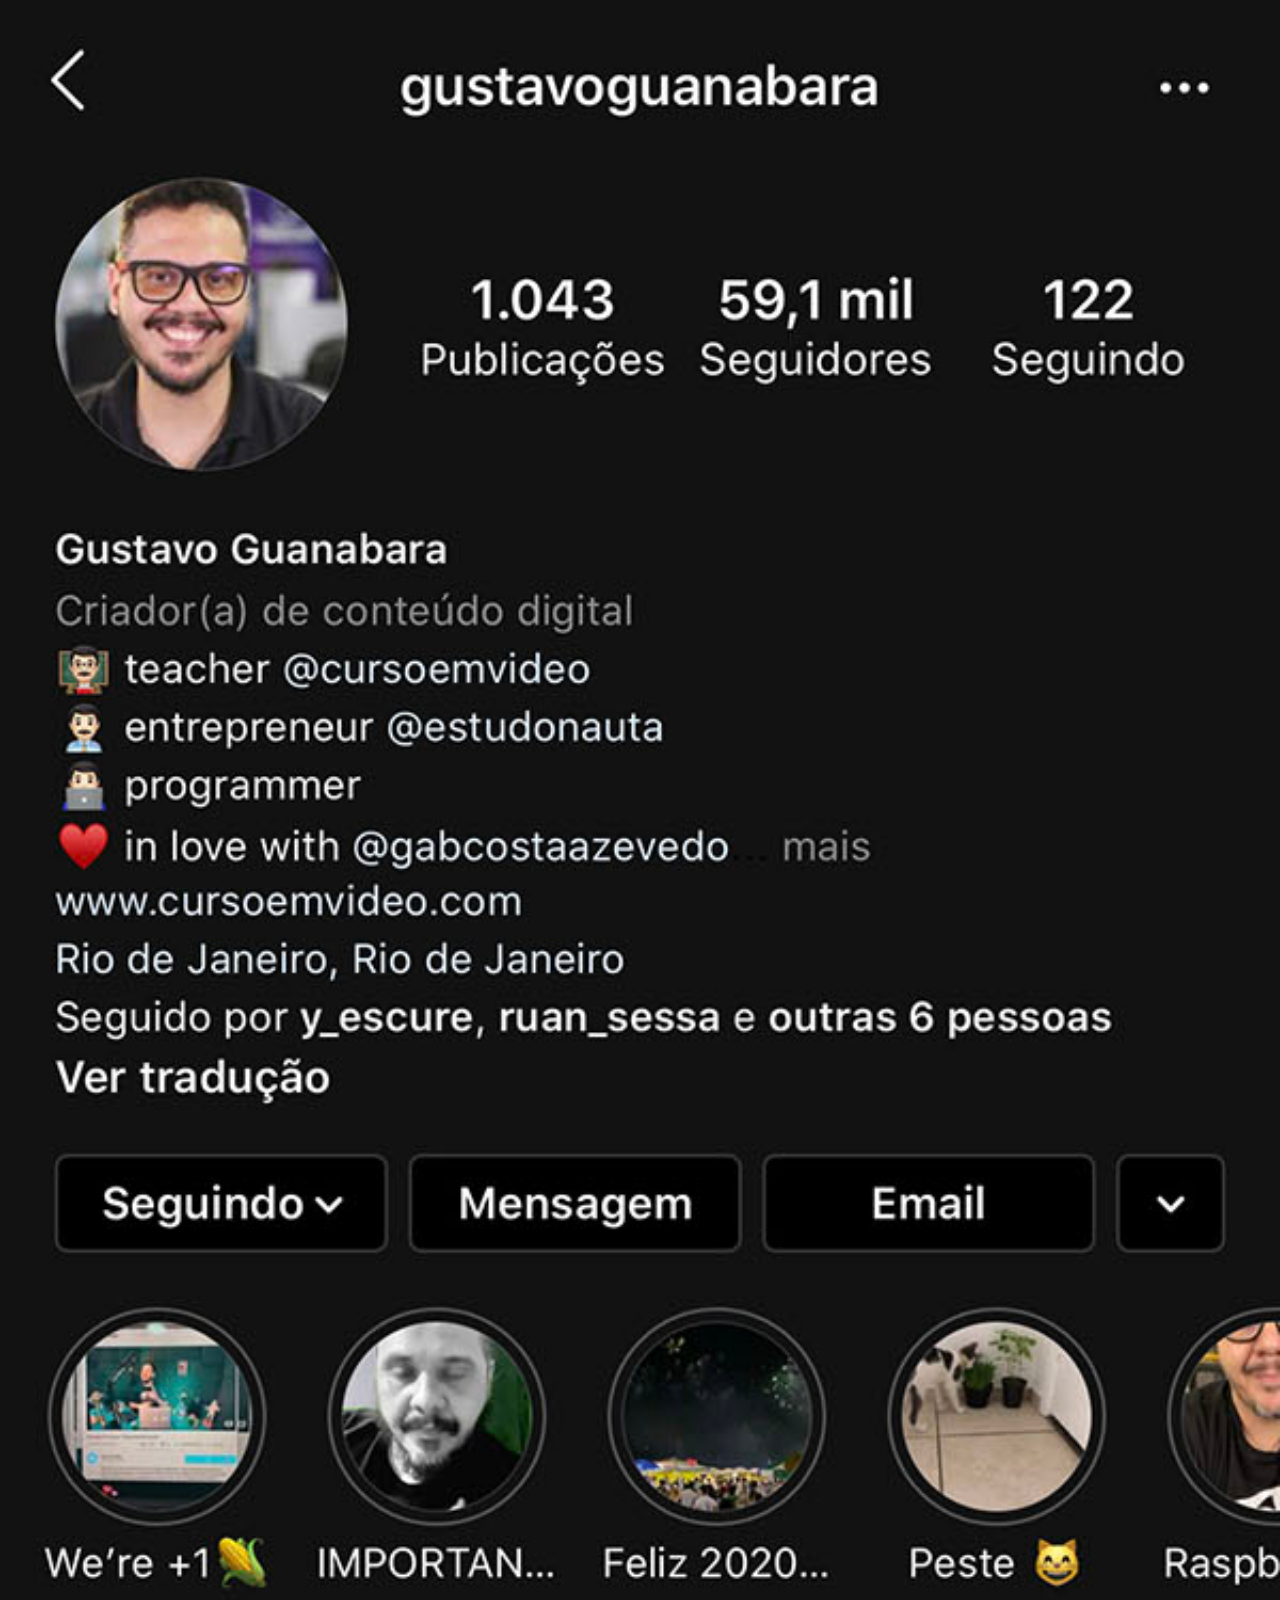
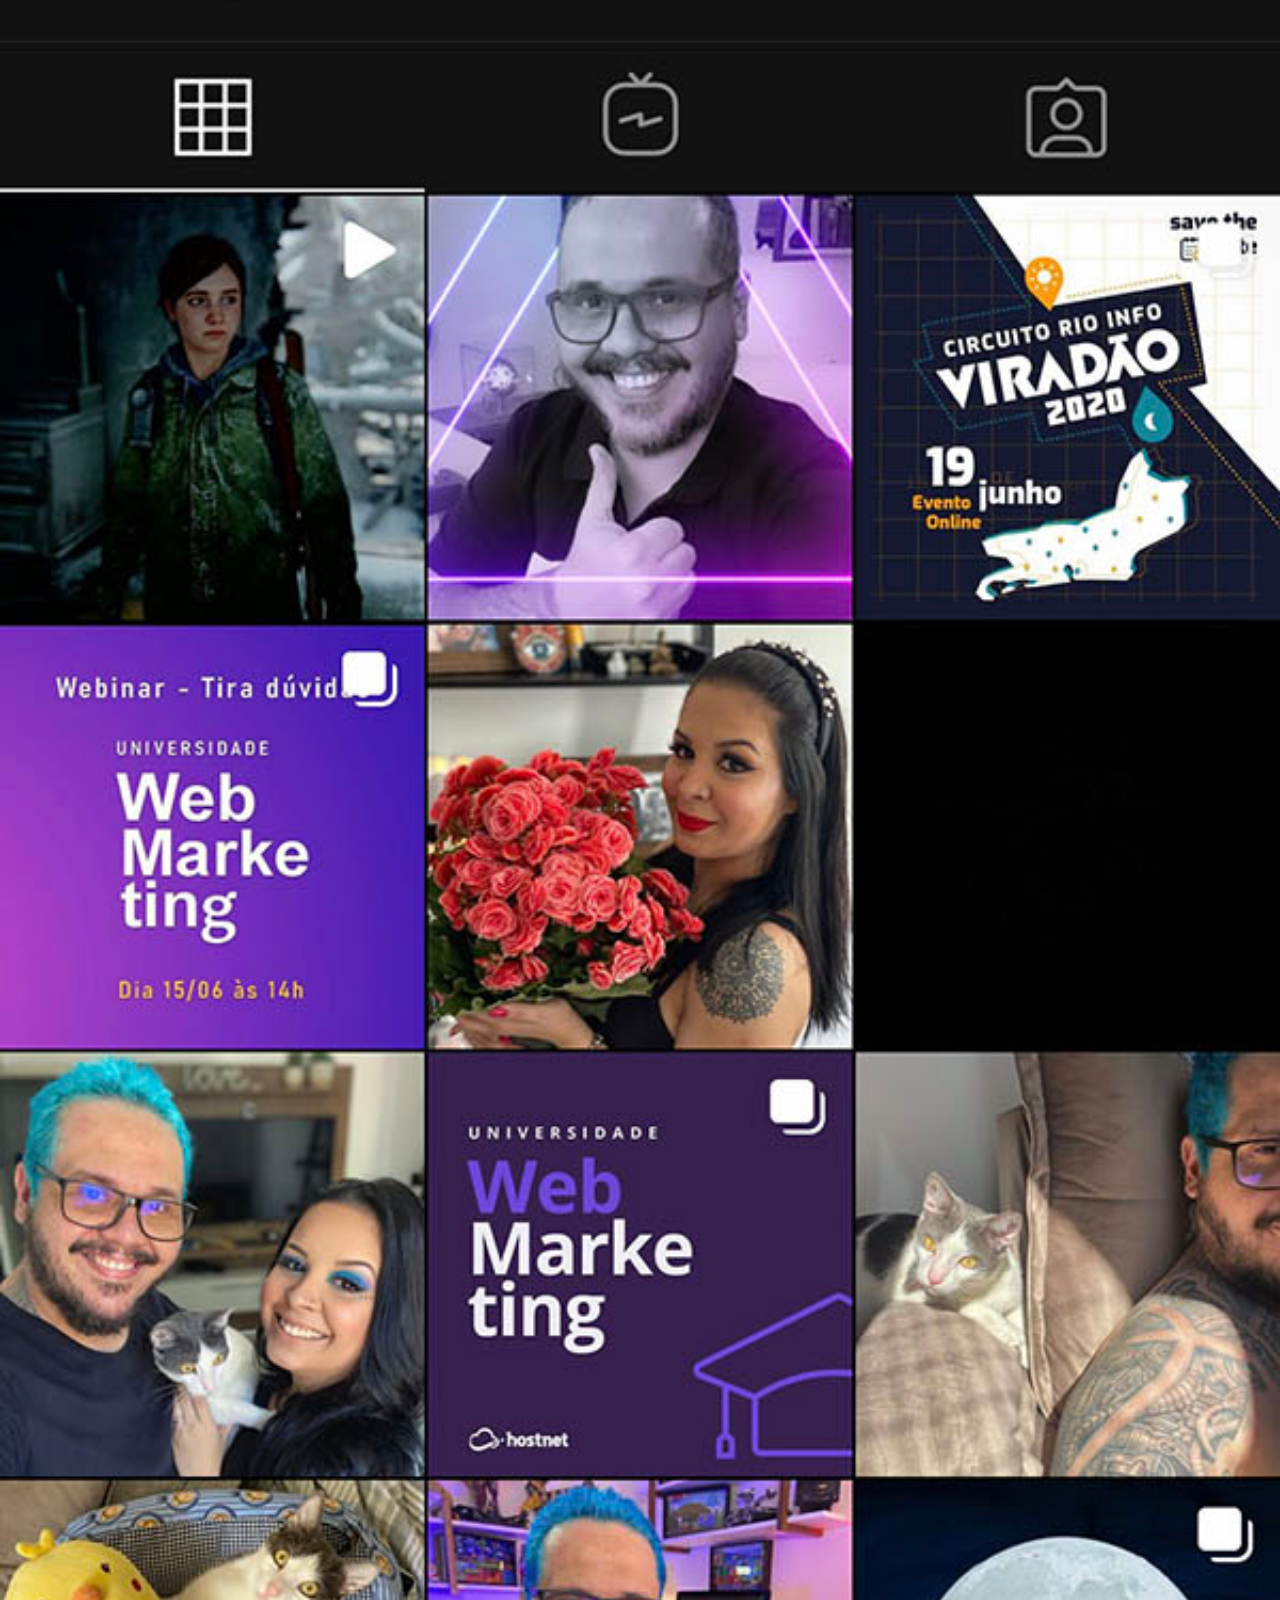
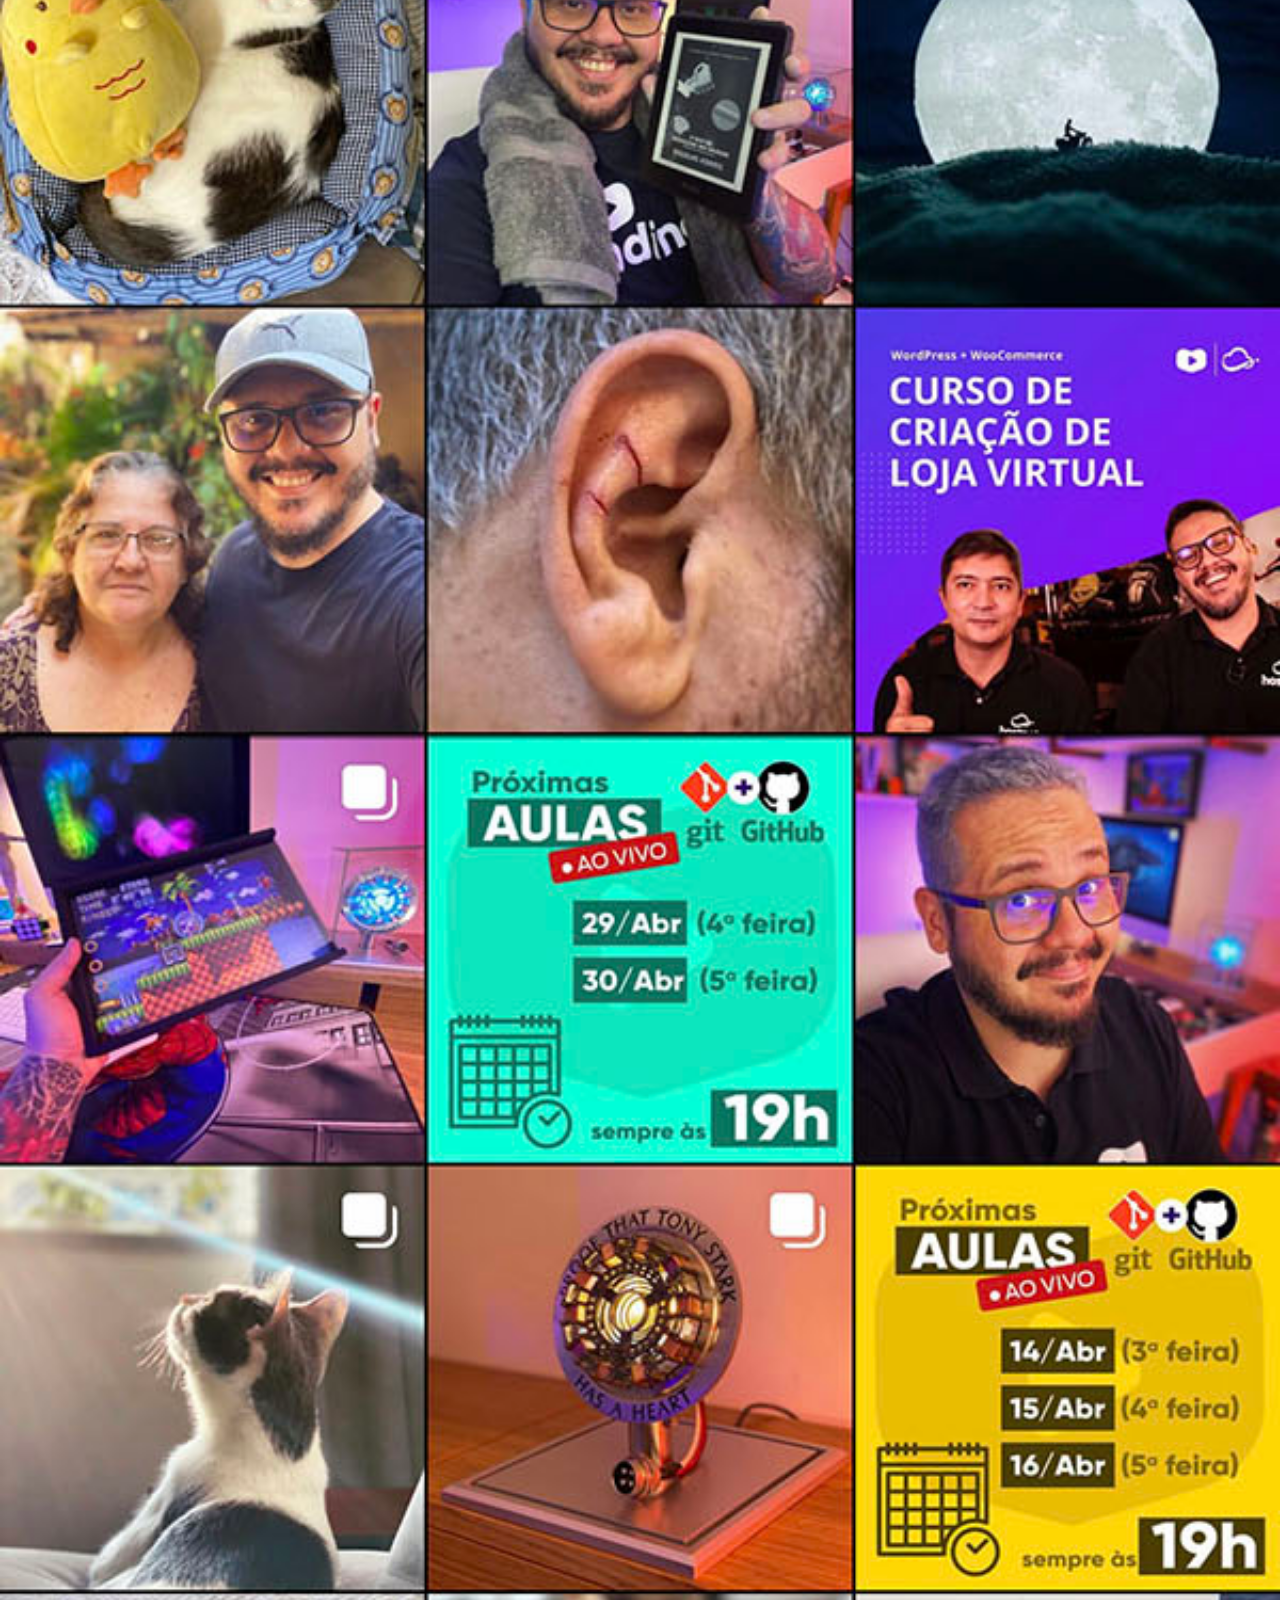
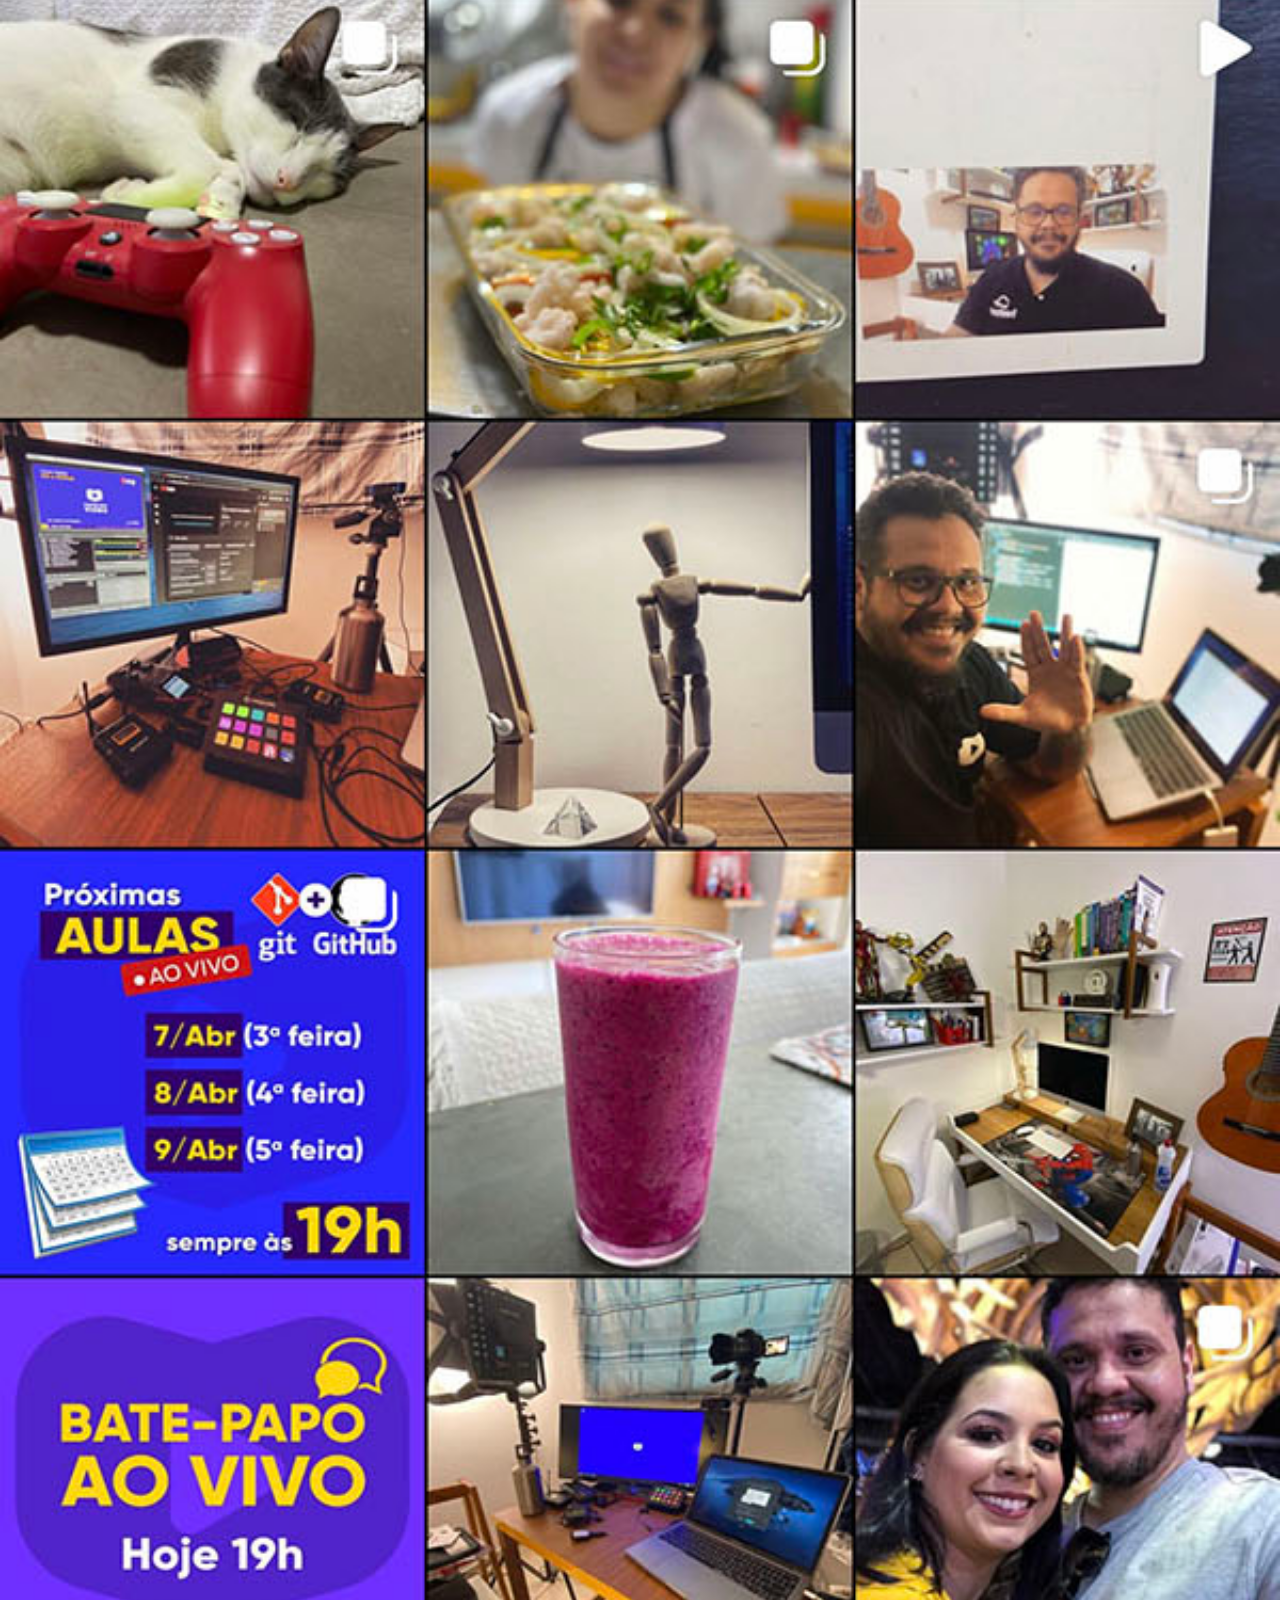
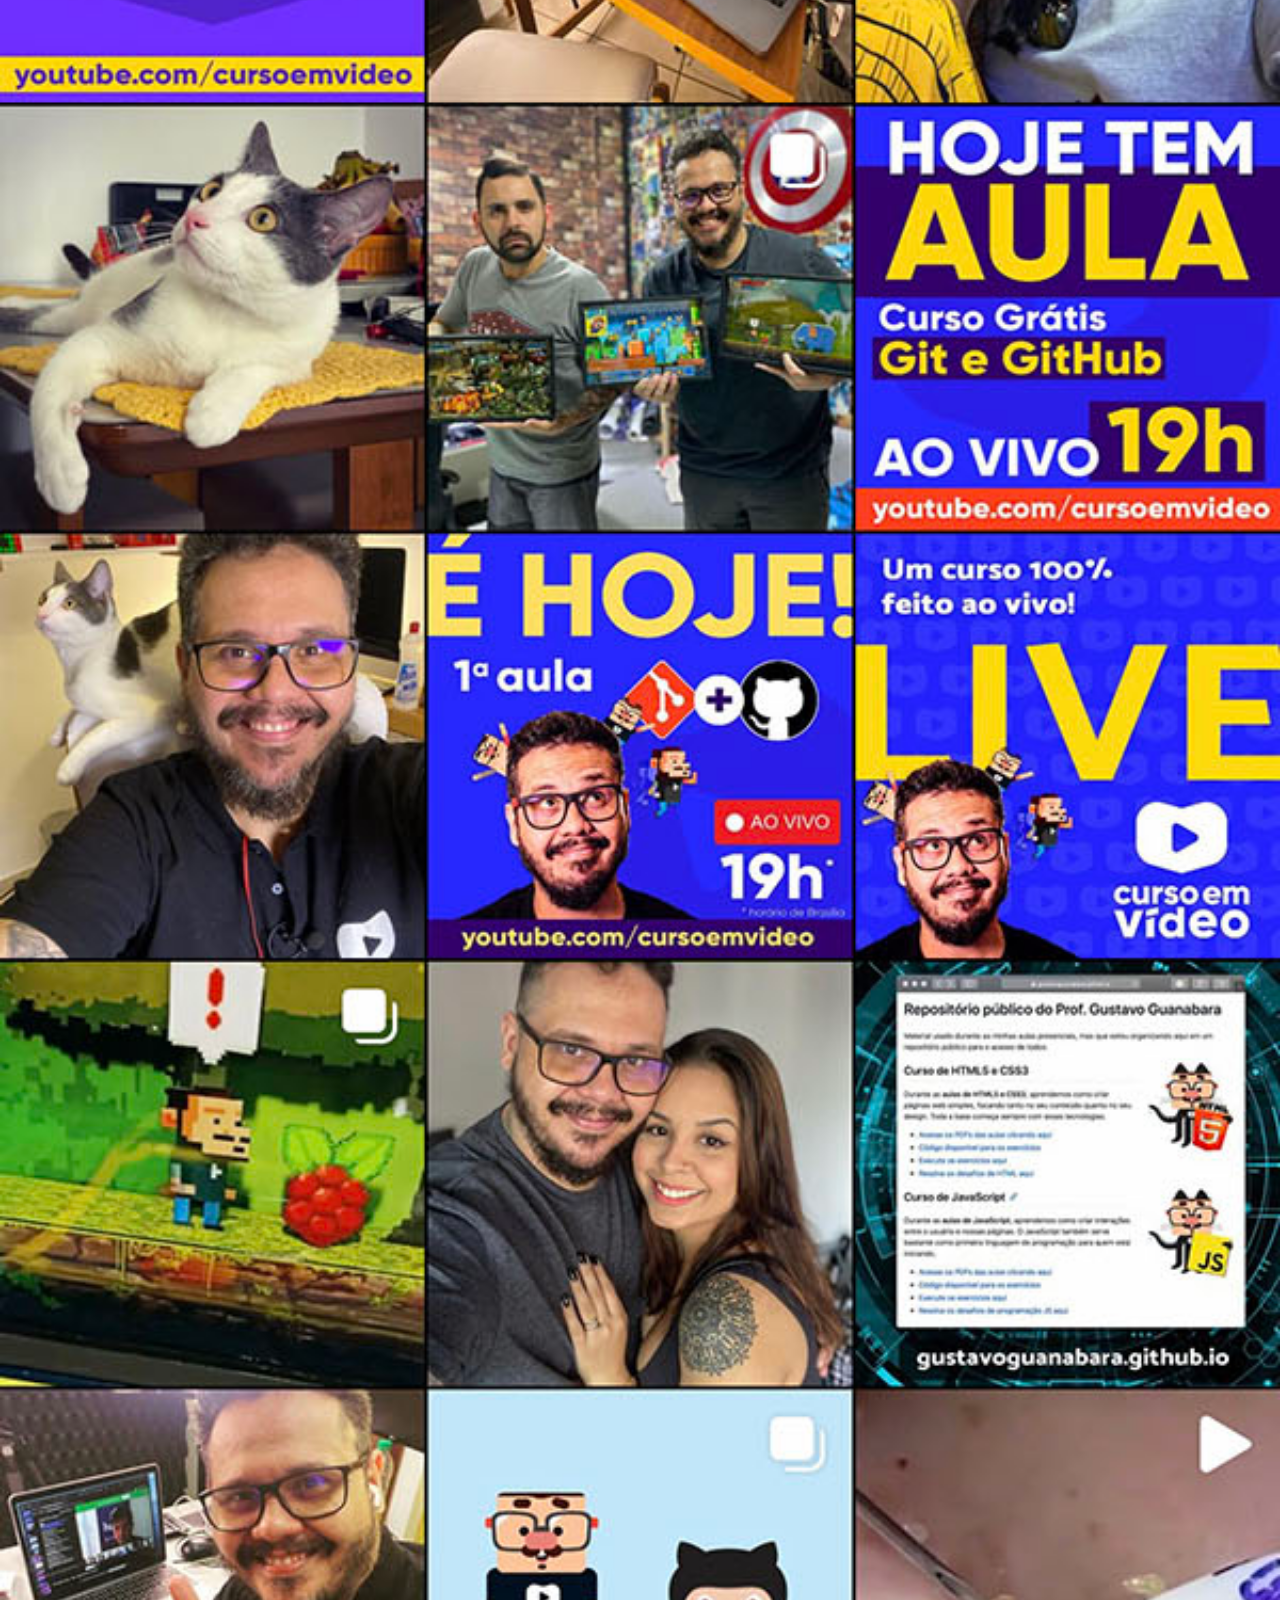
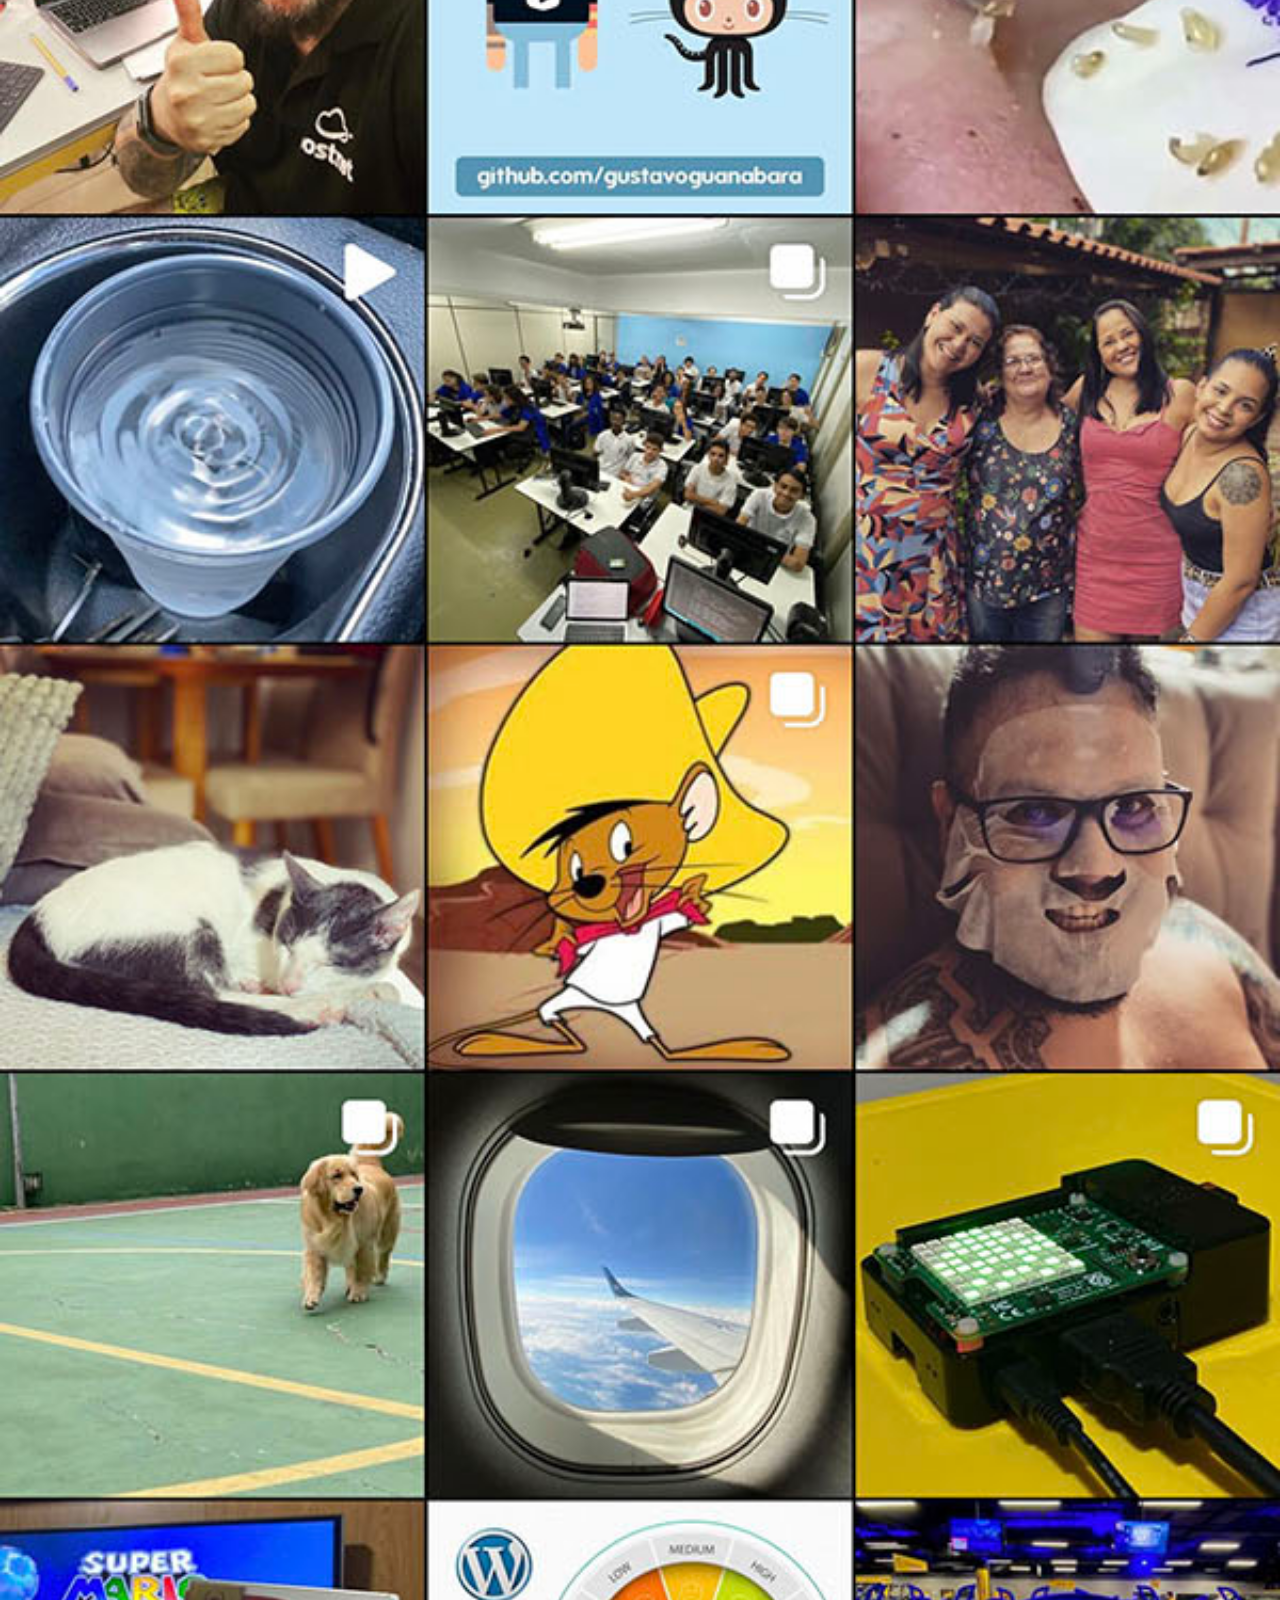
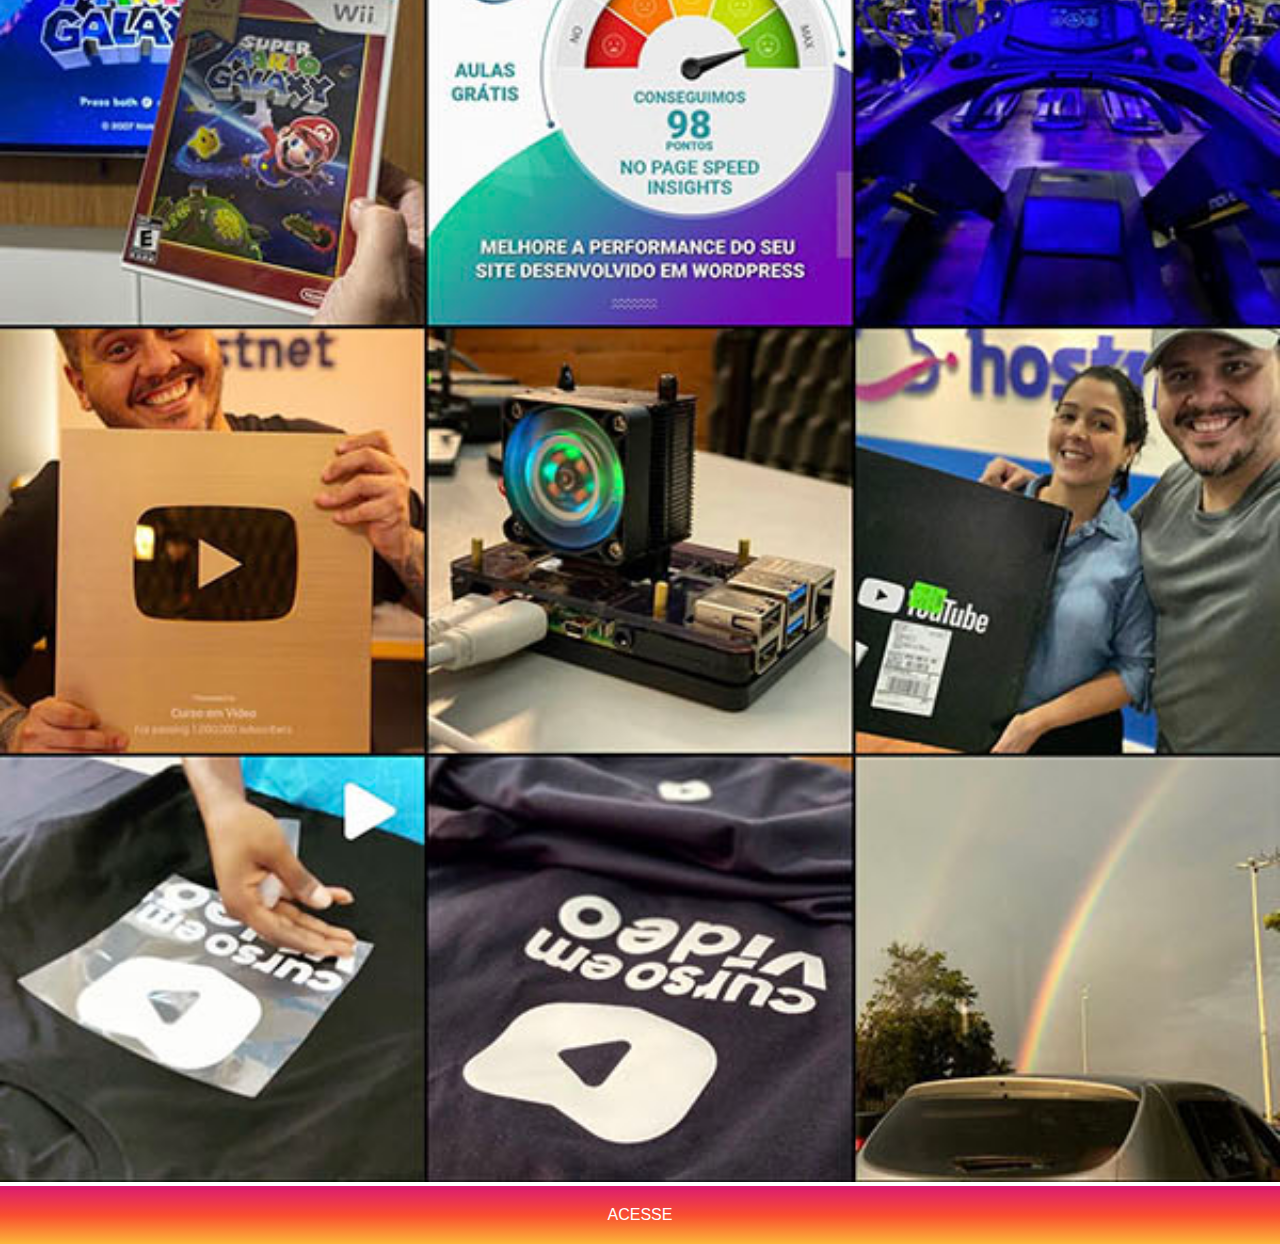
<file: instagram.html>
<!DOCTYPE html>
<html lang="pt-br">
<head>
    <meta charset="UTF-8">
    <meta http-equiv="X-UA-Compatible" content="IE=edge">
    <meta name="viewport" content="width=device-width, initial-scale=1.0">
    <title>instagram</title>
    <link rel="stylesheet" href="estilo/social.css">
    <style>
        a {
            background-image: linear-gradient(#DB1B73, #F94D2F,#FCB63A);
        }
    </style>
</head>
<body>
    <img src="imagens/tela-instagram.jpg" alt="instagram">
    <a href="https://www.instagram.com/gustavoguanabara/" target="_blank">ACESSE</a>
</body>
</html>
</file>
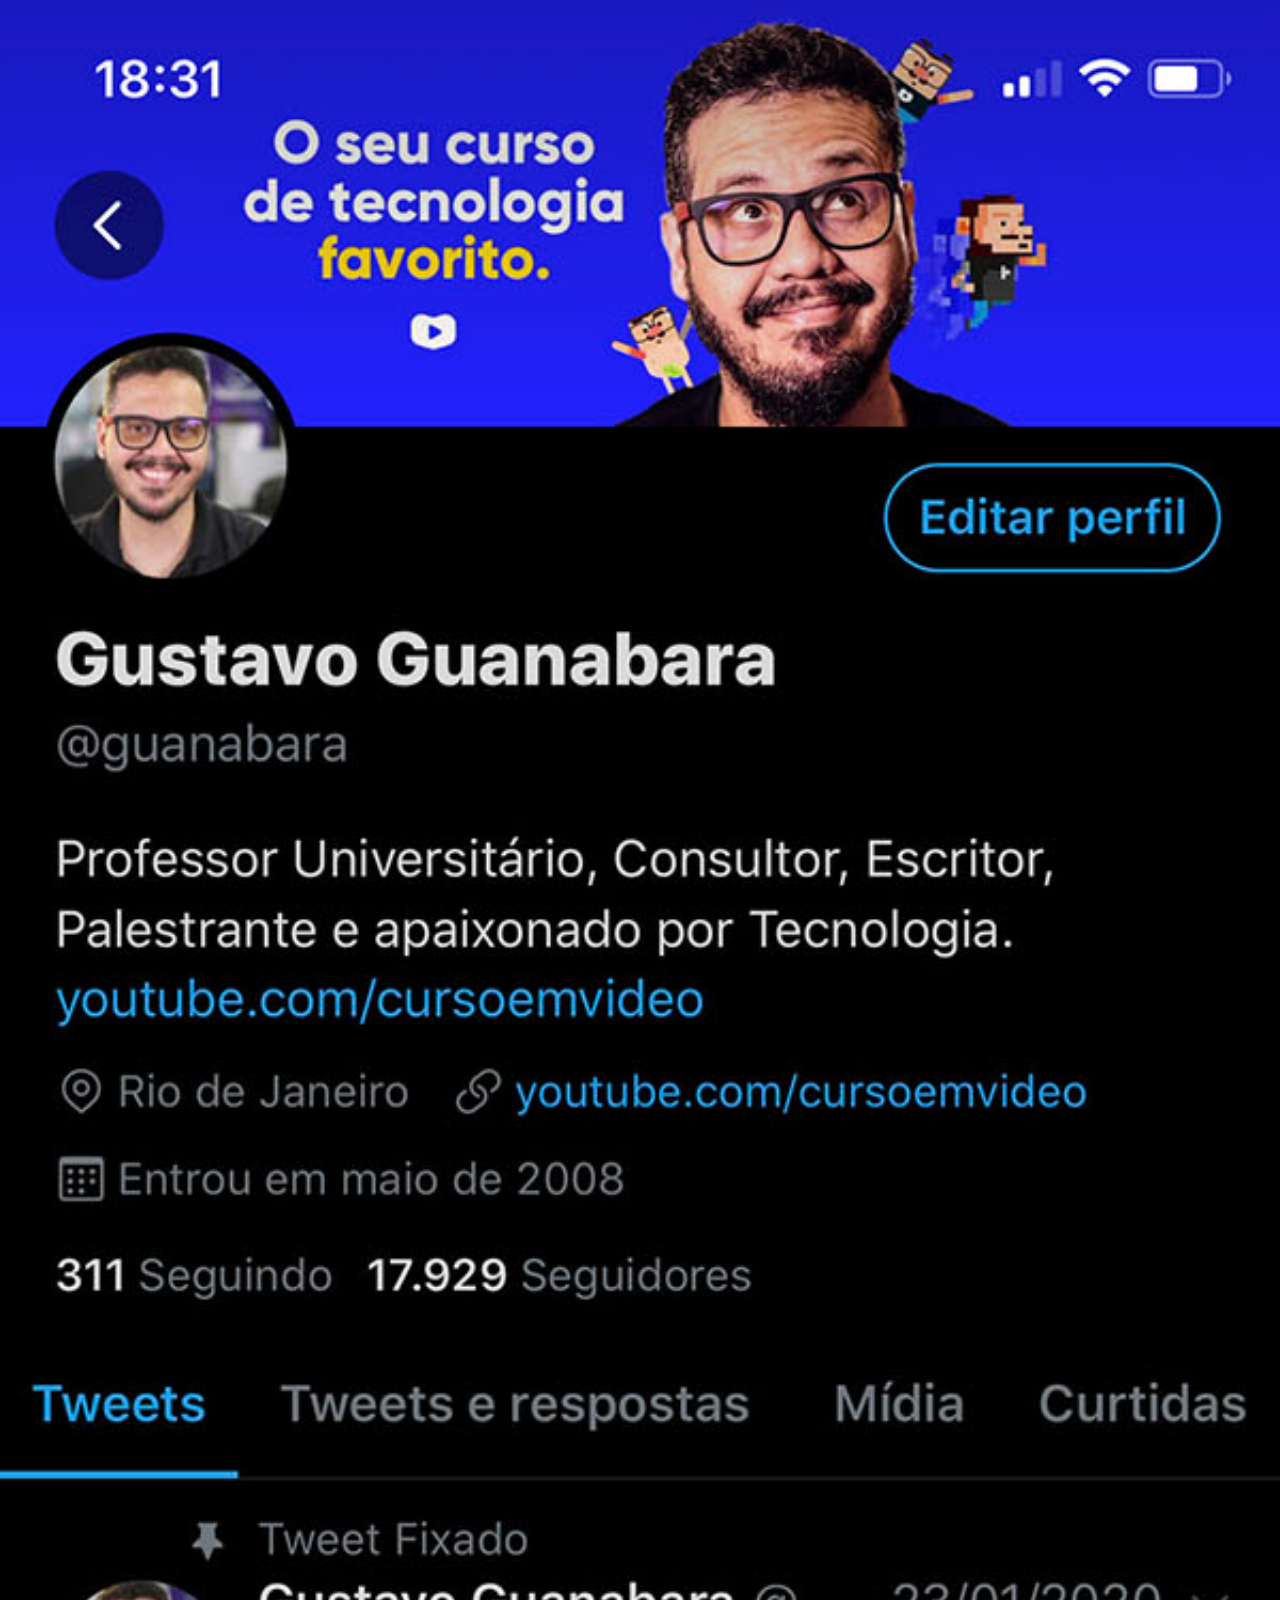
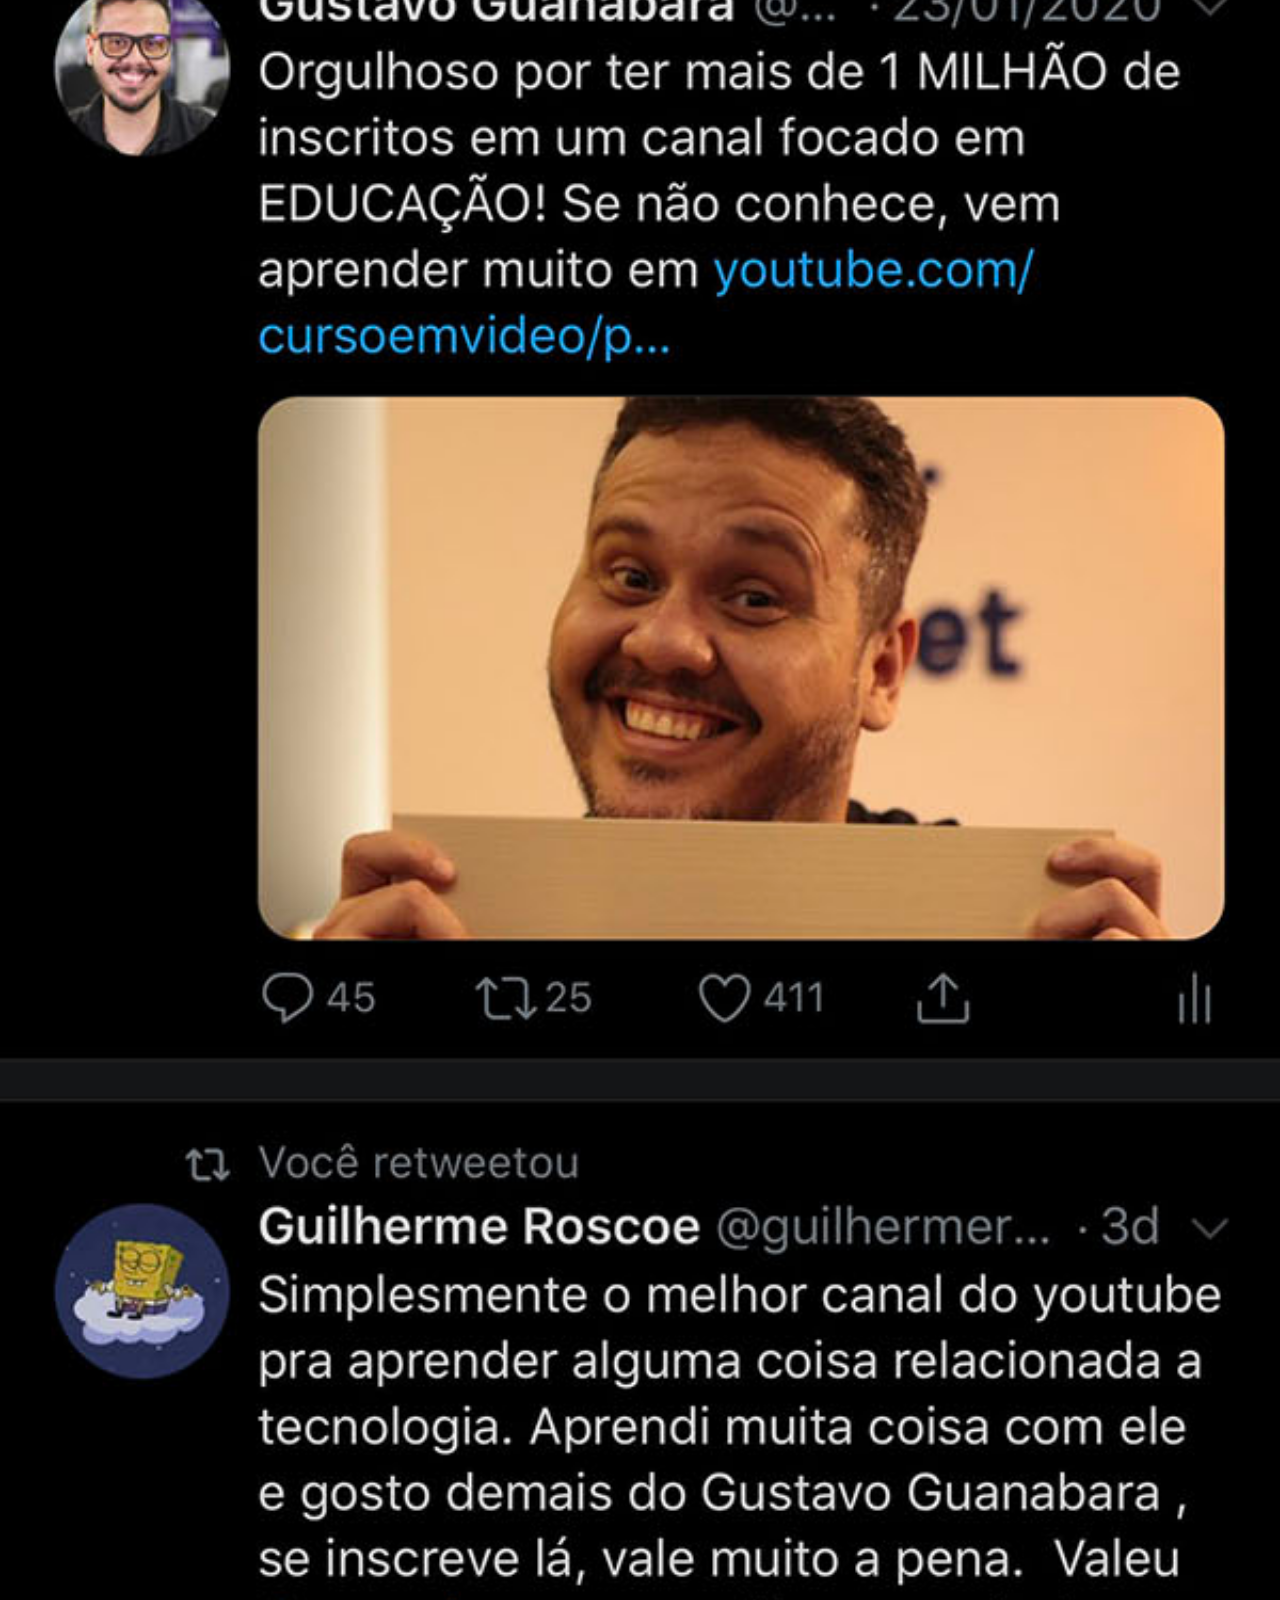
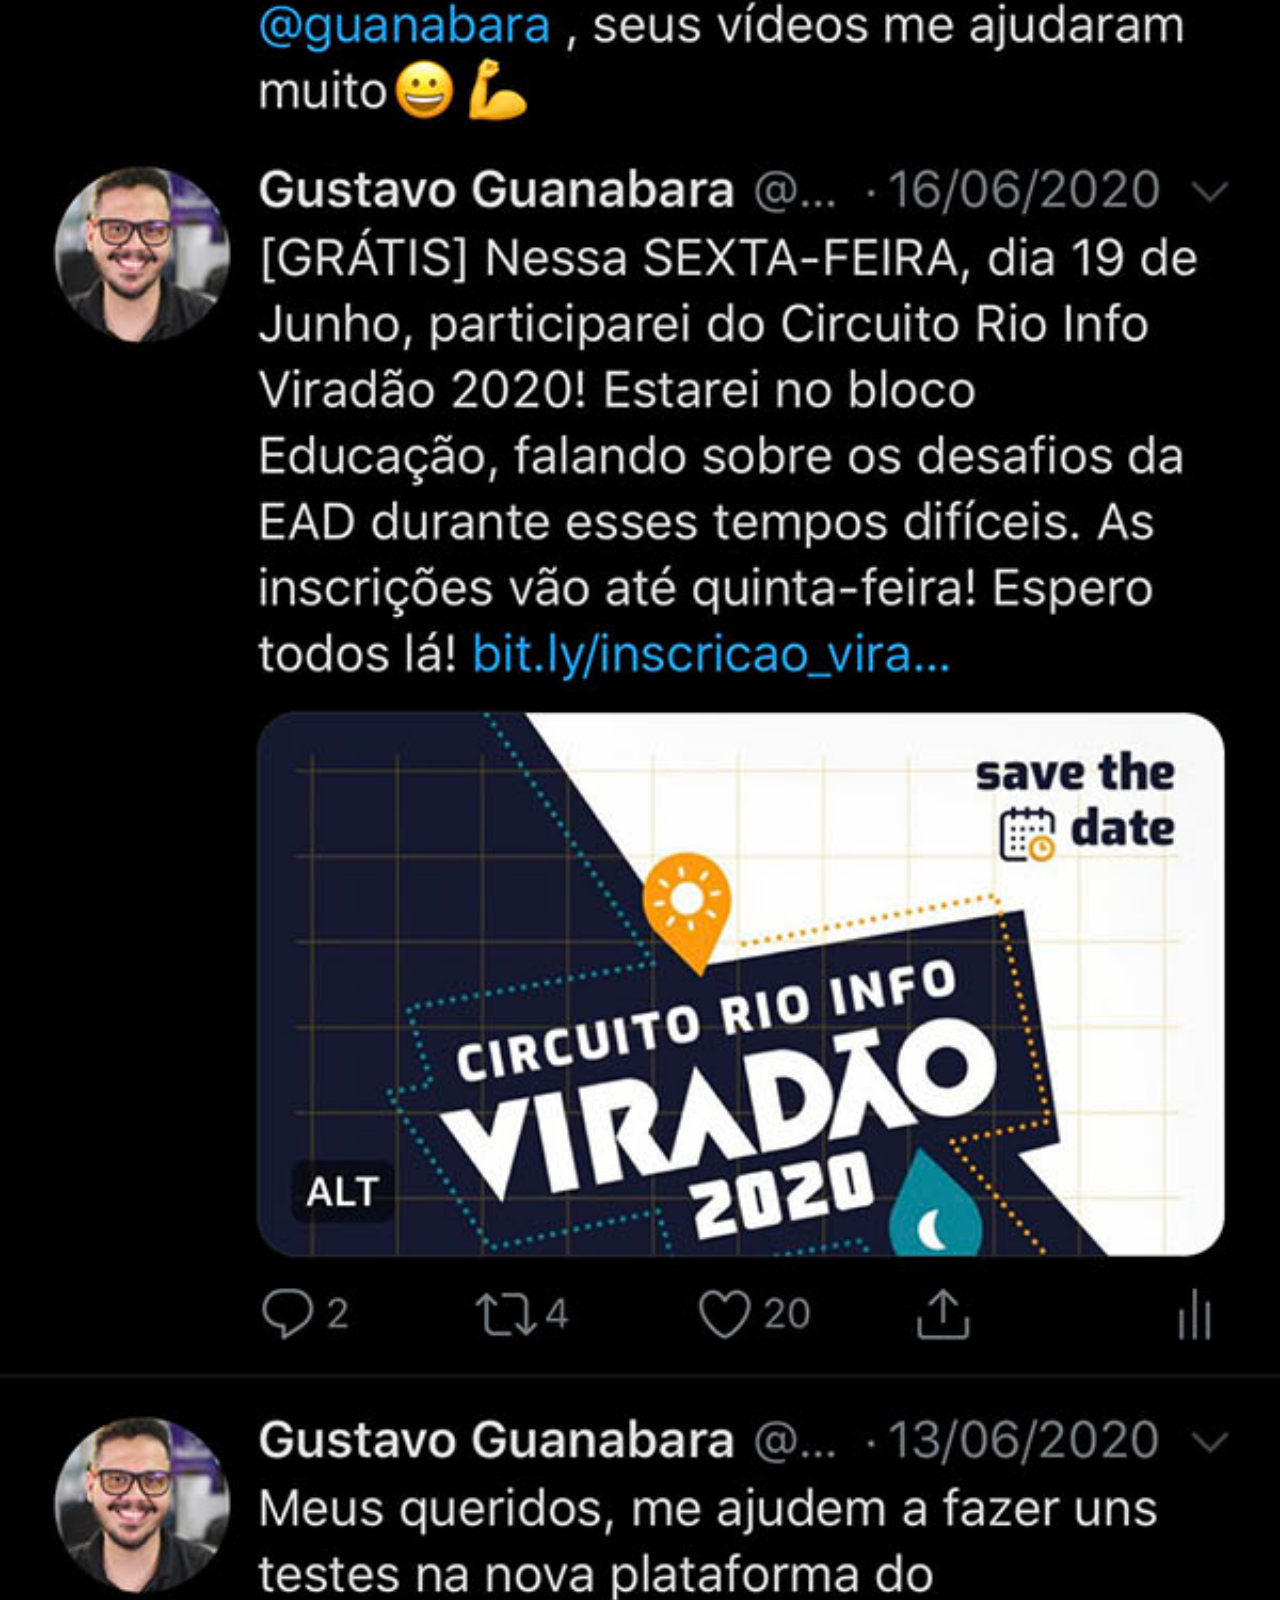
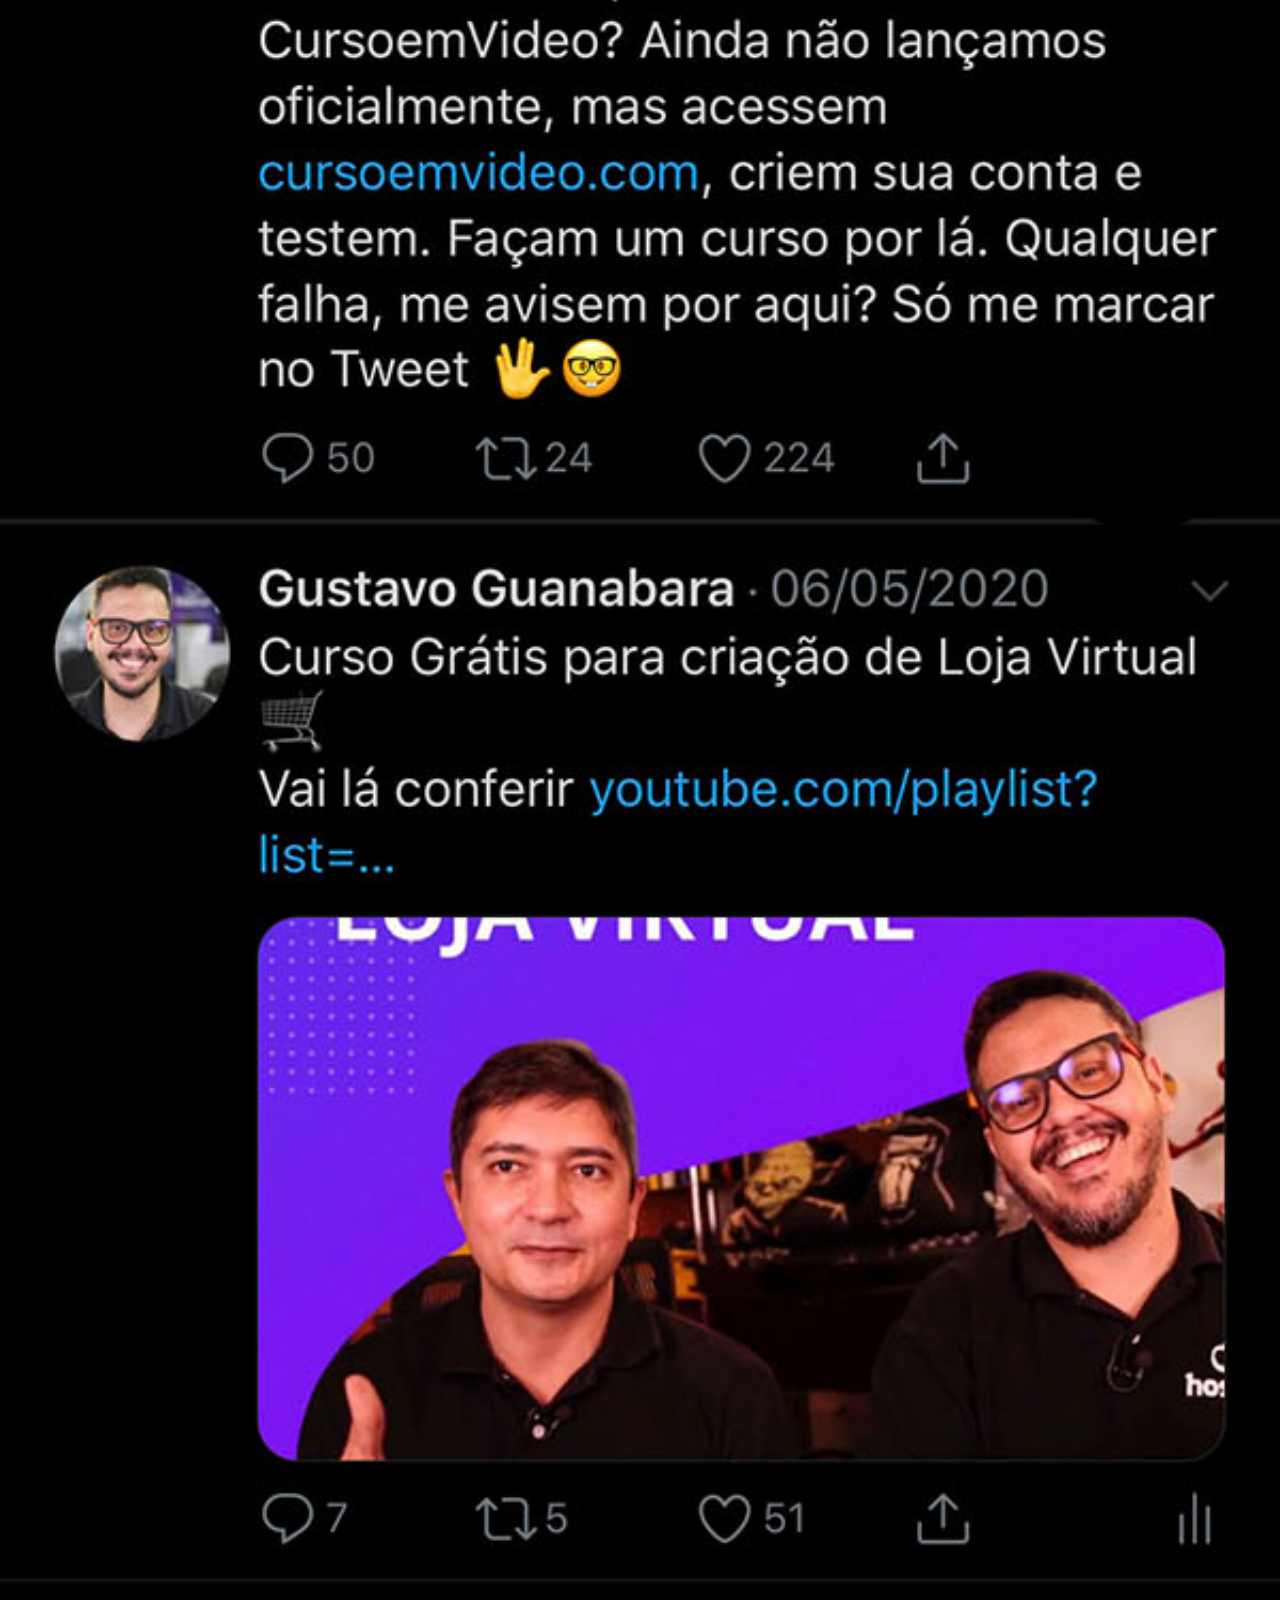
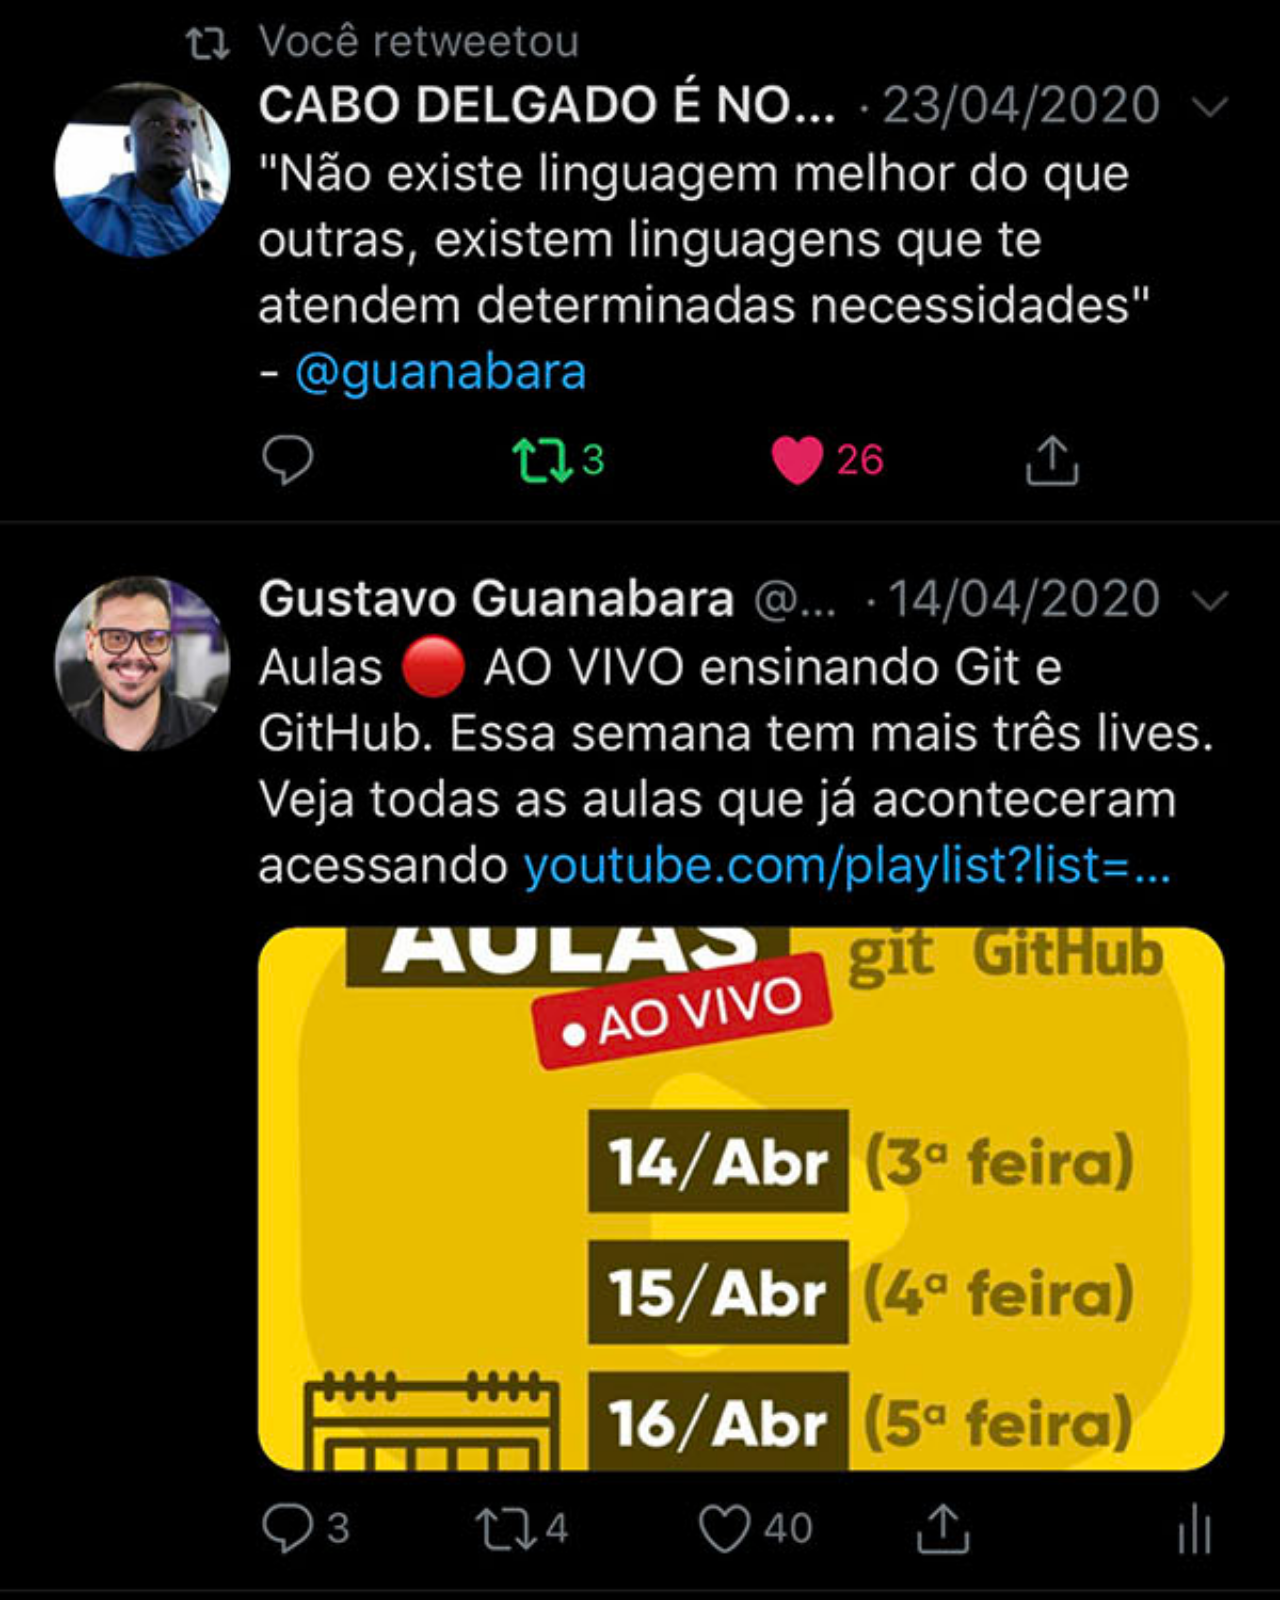
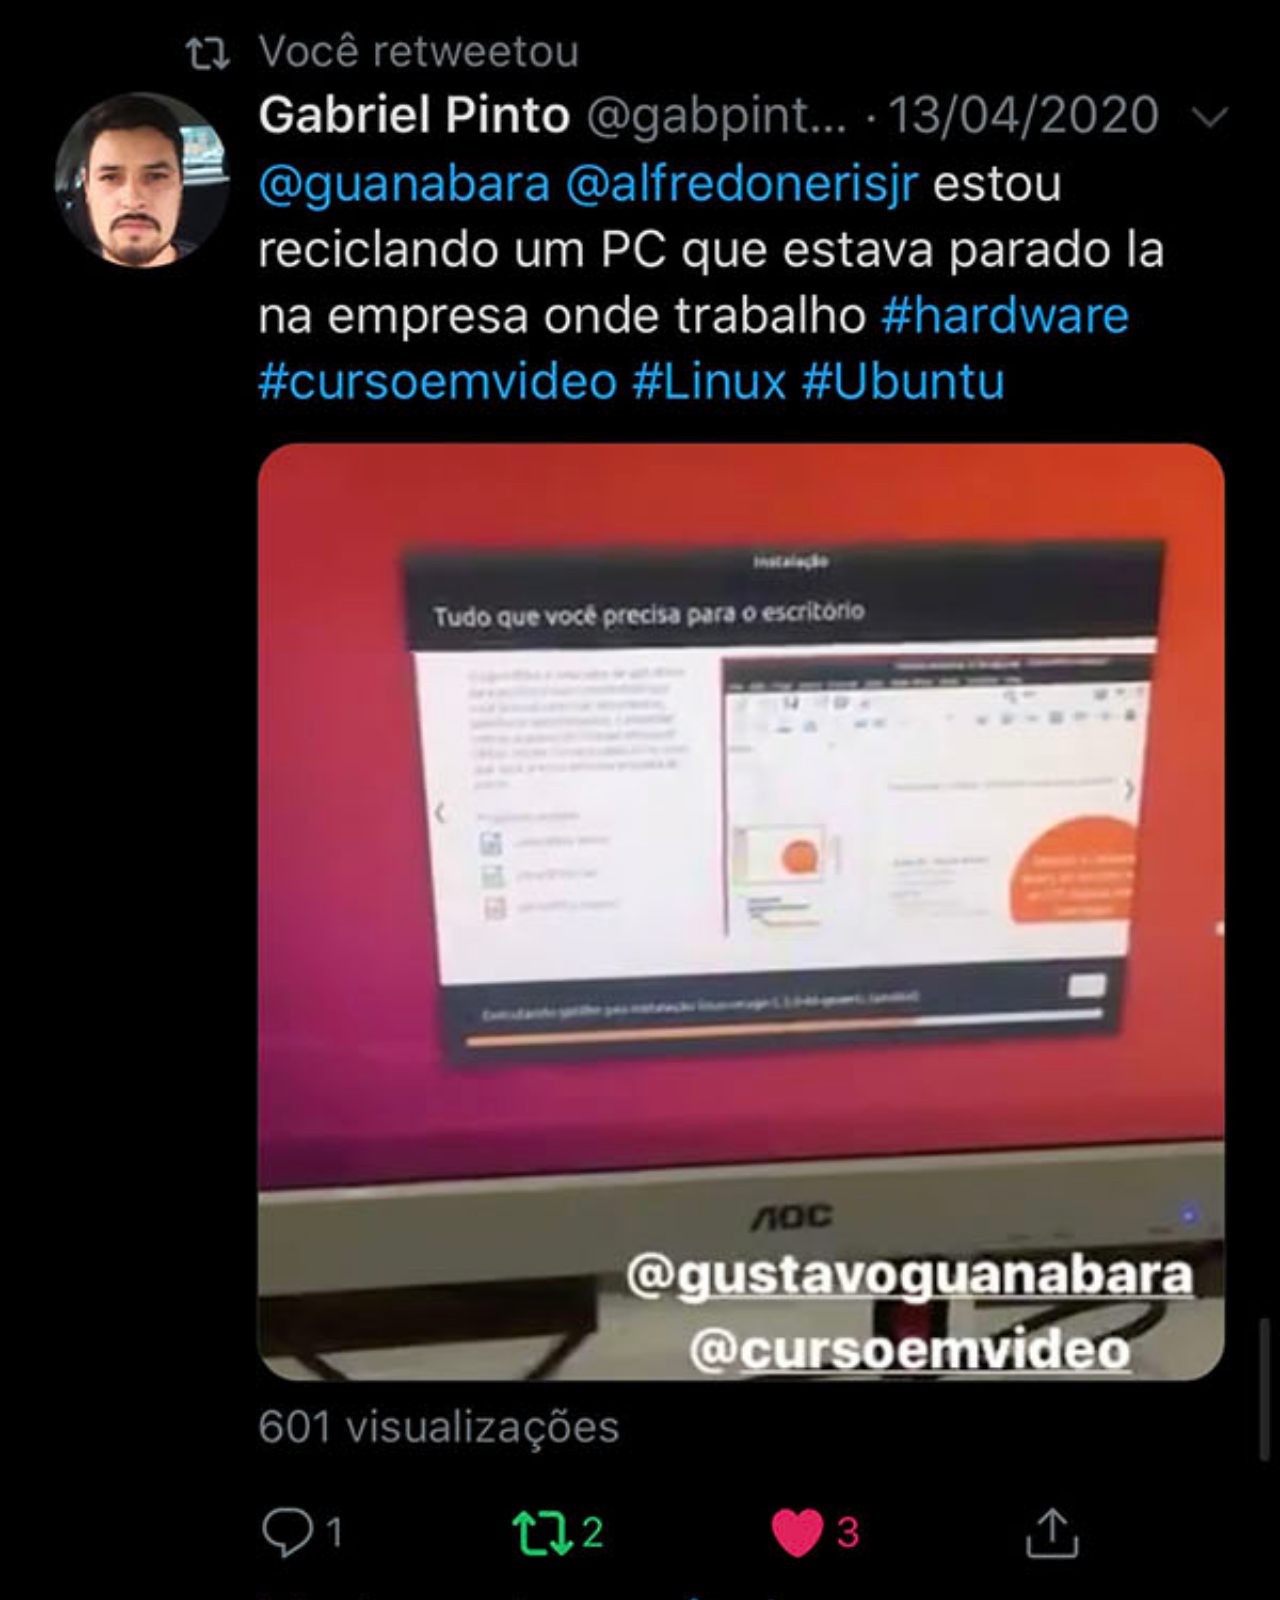
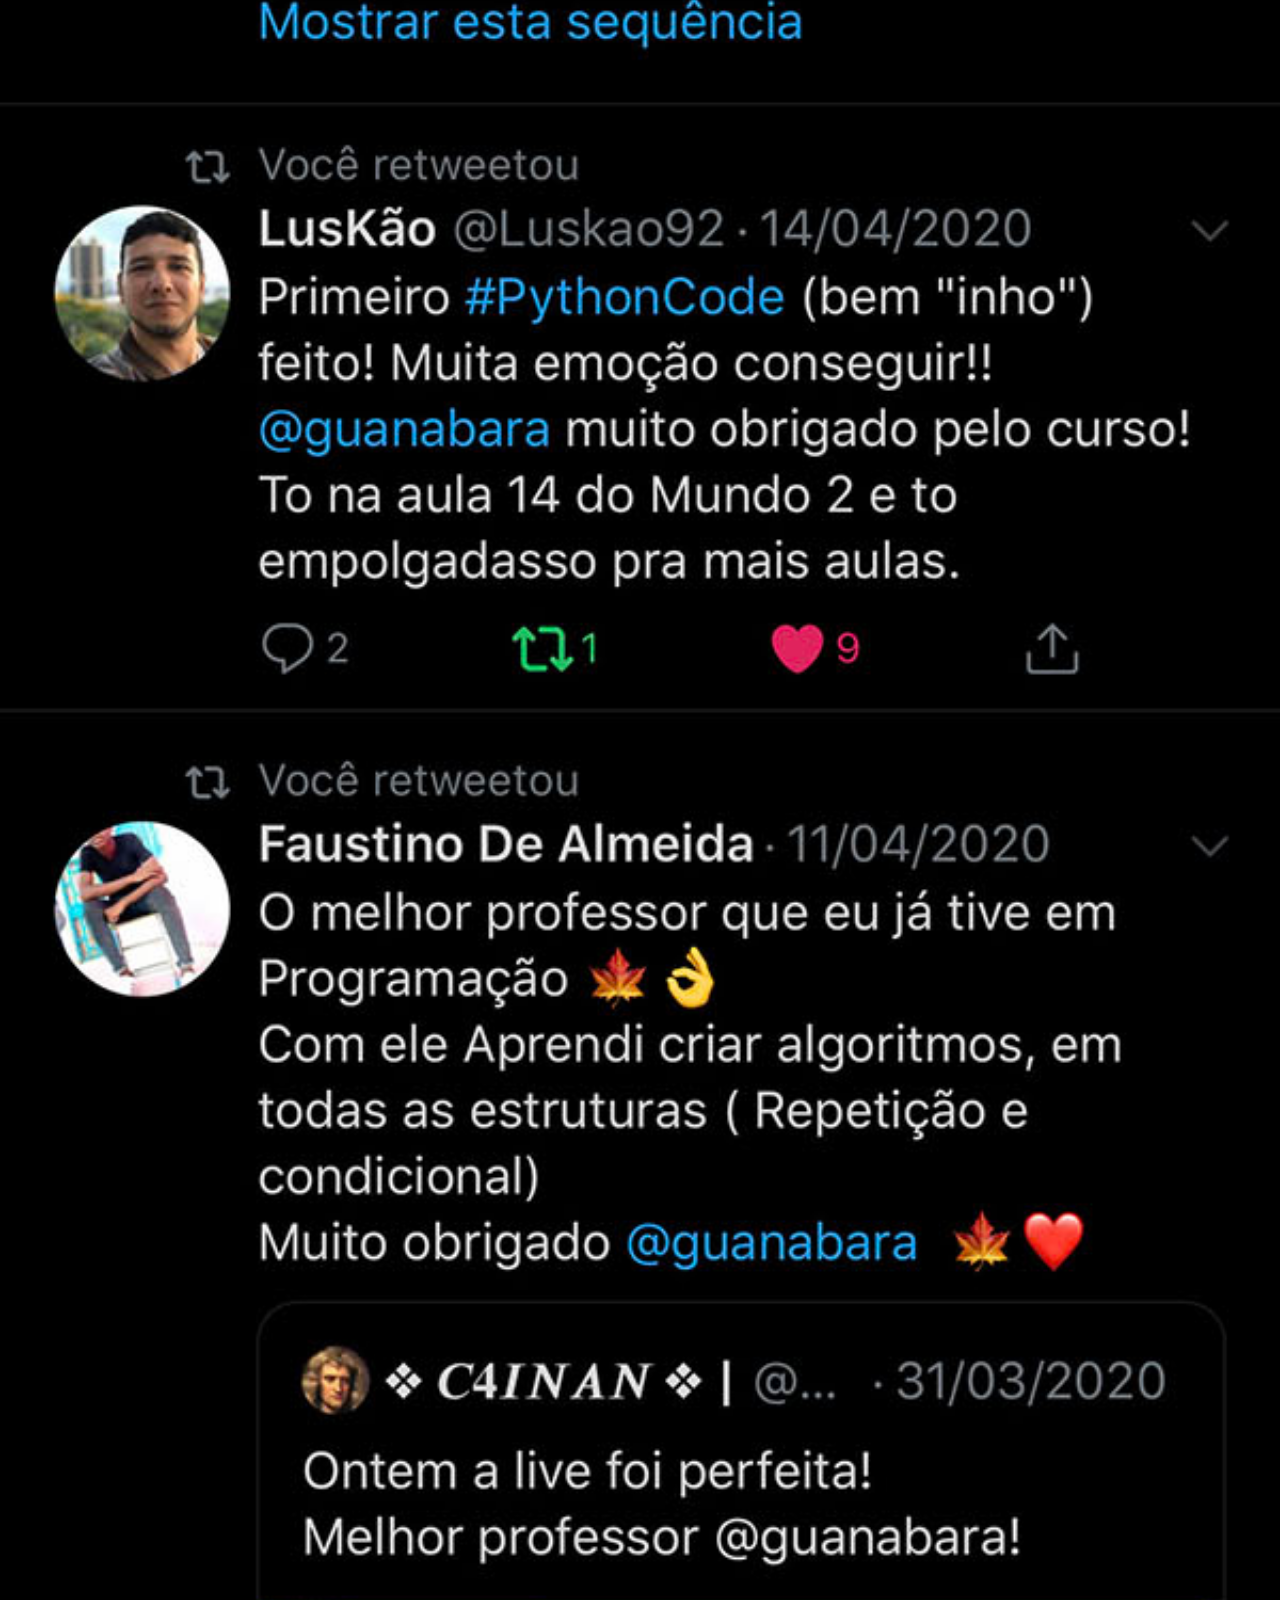
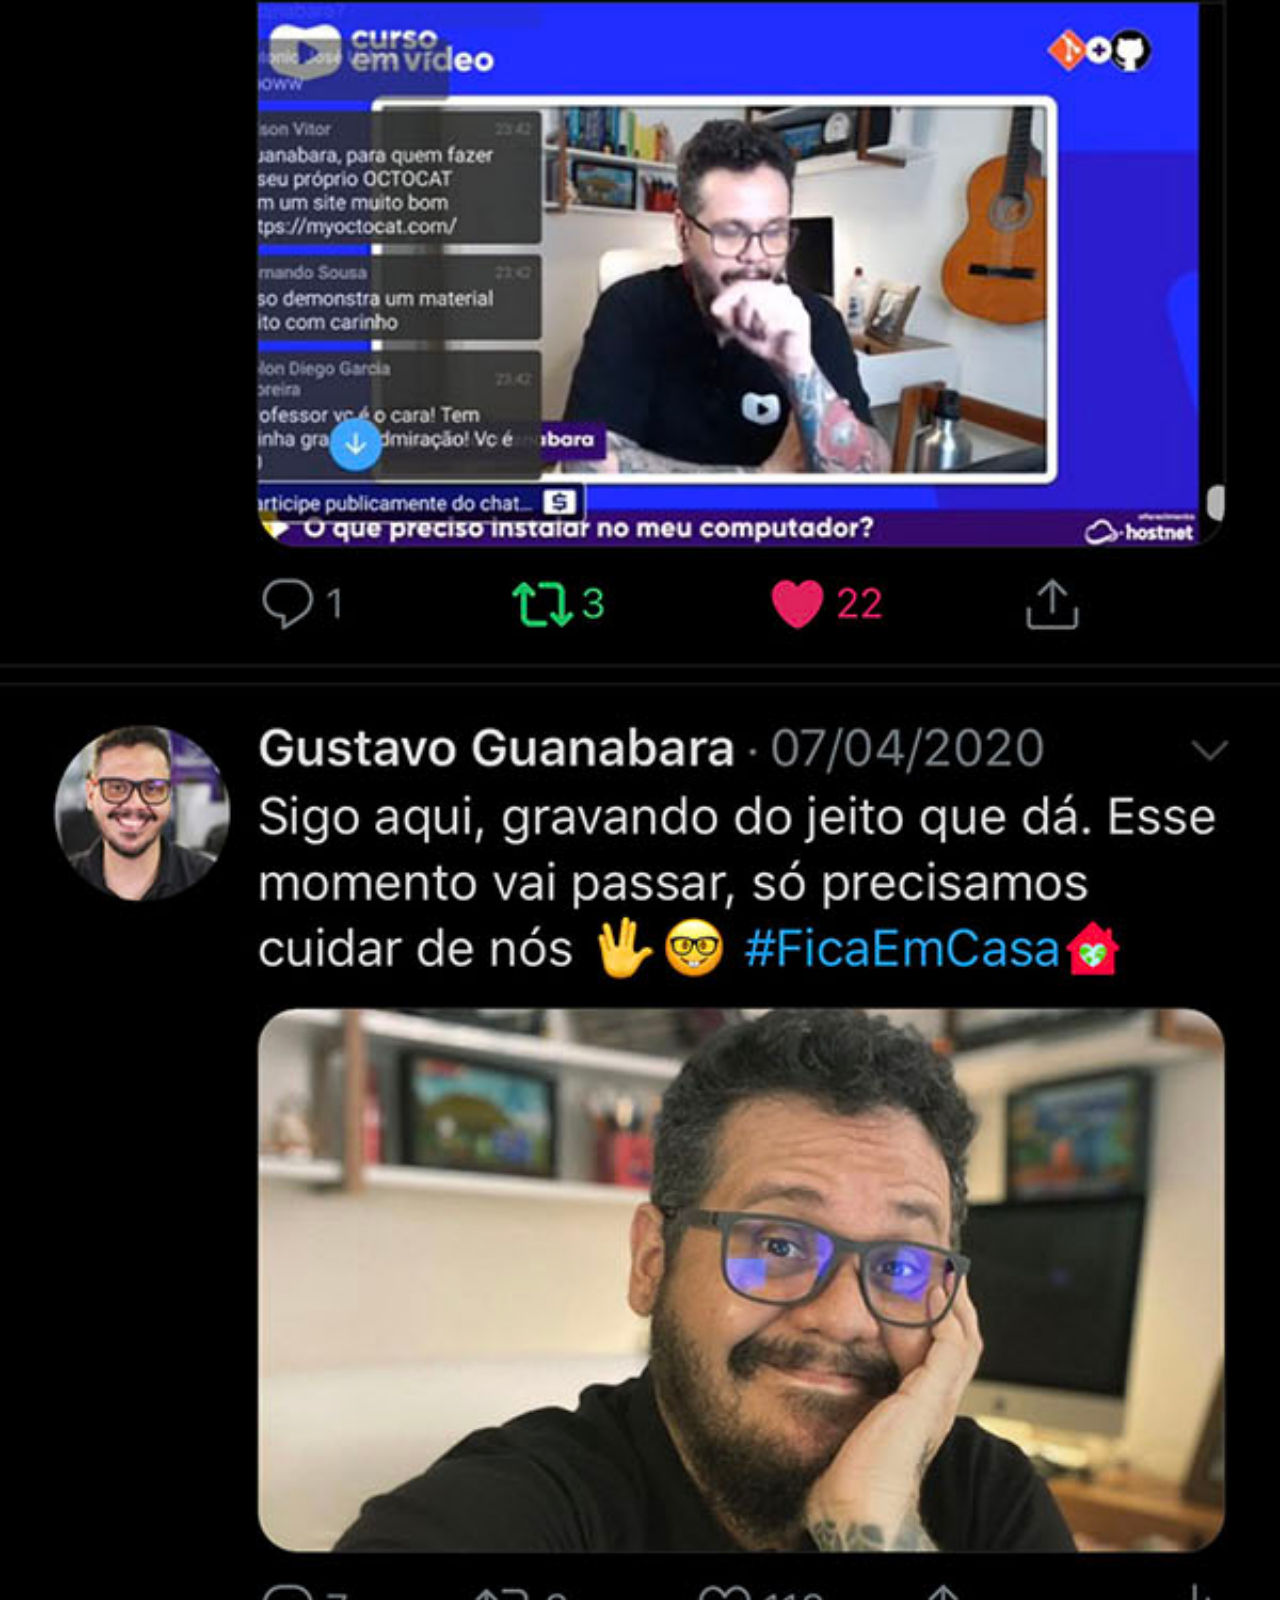
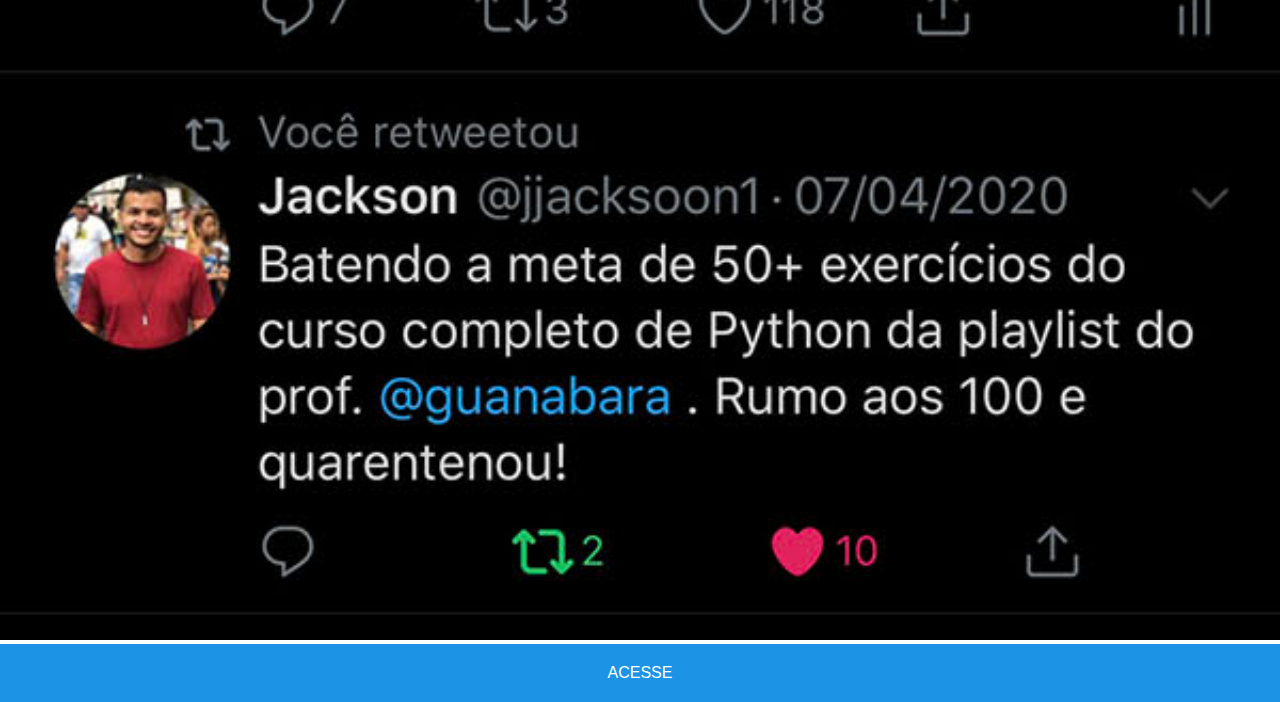
<file: twitter.html>
<!DOCTYPE html>
<html lang="pt-br">
<head>
    <meta charset="UTF-8">
    <meta http-equiv="X-UA-Compatible" content="IE=edge">
    <meta name="viewport" content="width=device-width, initial-scale=1.0">
    <title>Twitter</title>
    <link rel="stylesheet" href="estilo/social.css">
    <style>
        a {
            background-color: #1C93E4;
        }
    </style>
</head>
<body>
    <img src="imagens/tela-twitter.jpg" alt="twitter">
    <a href="https://twitter.com/guanabara" target="_blank">ACESSE</a>
</body>
</html>
</file>
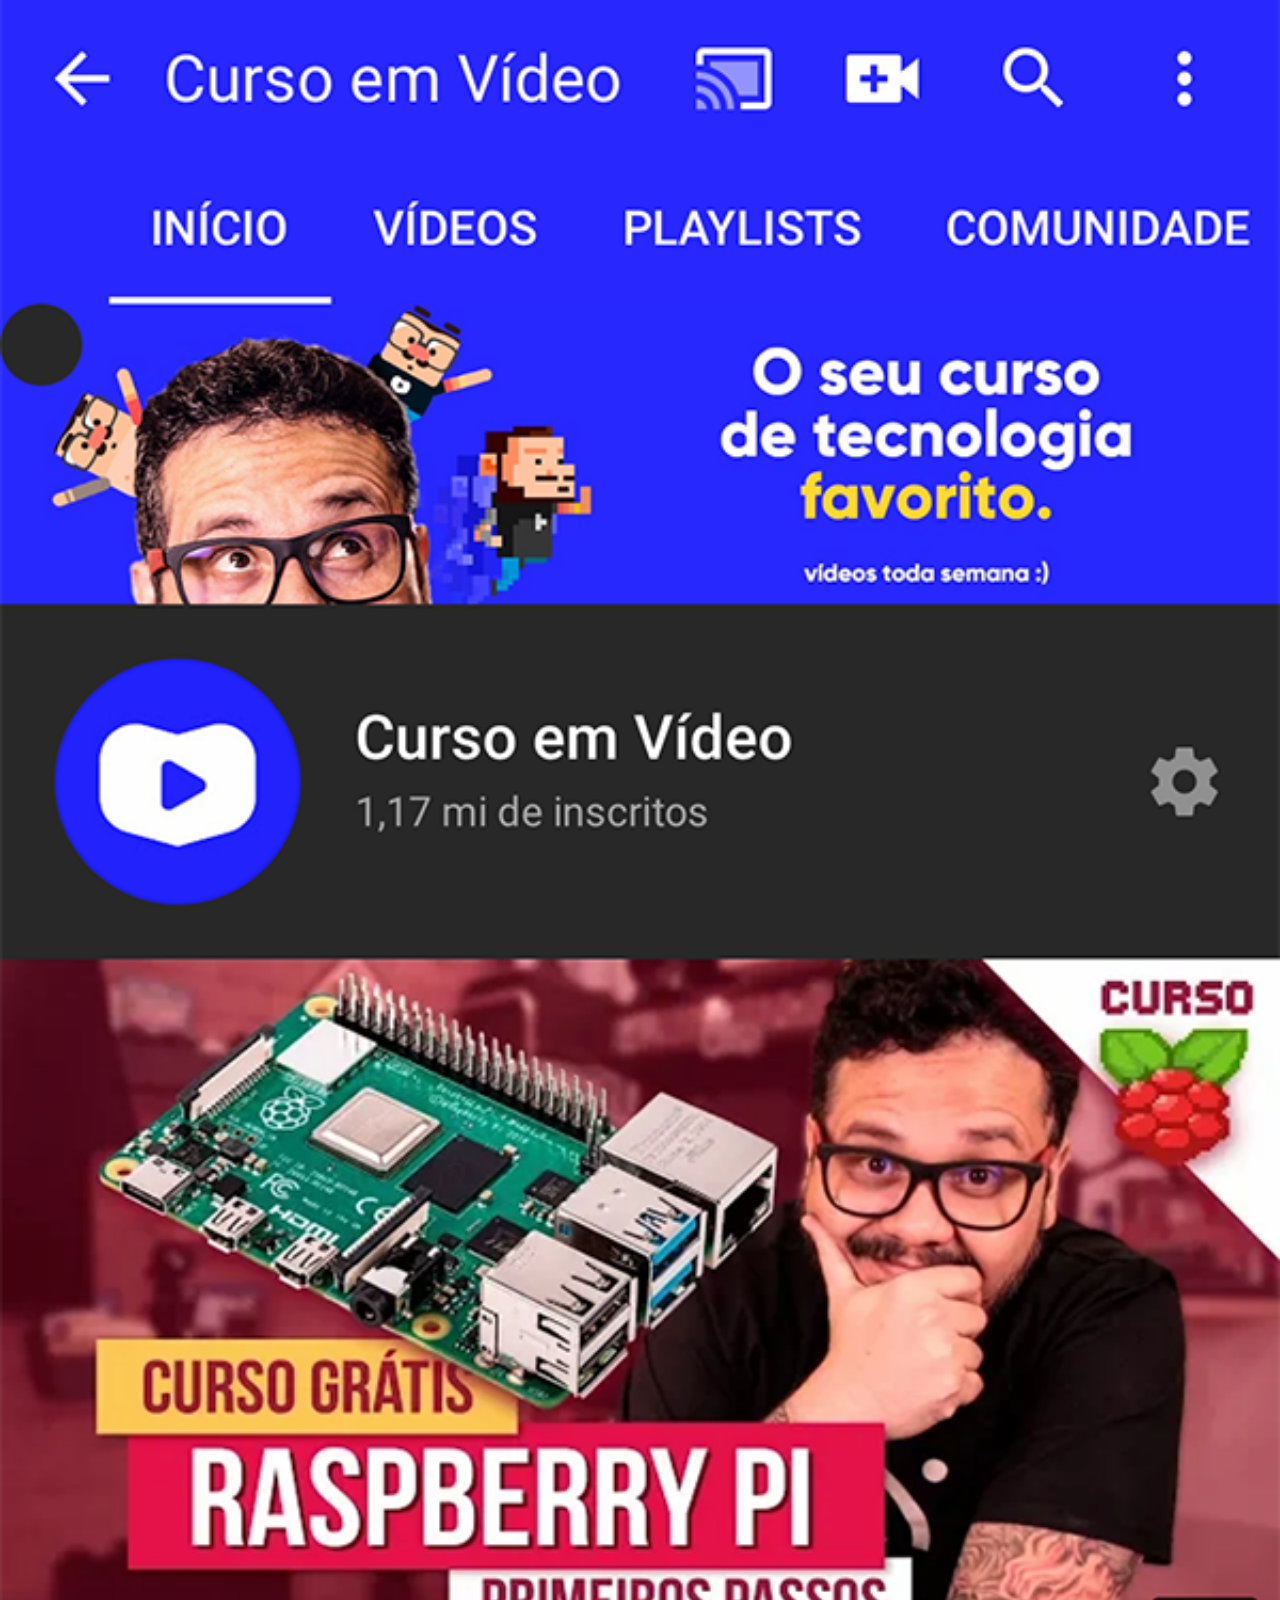
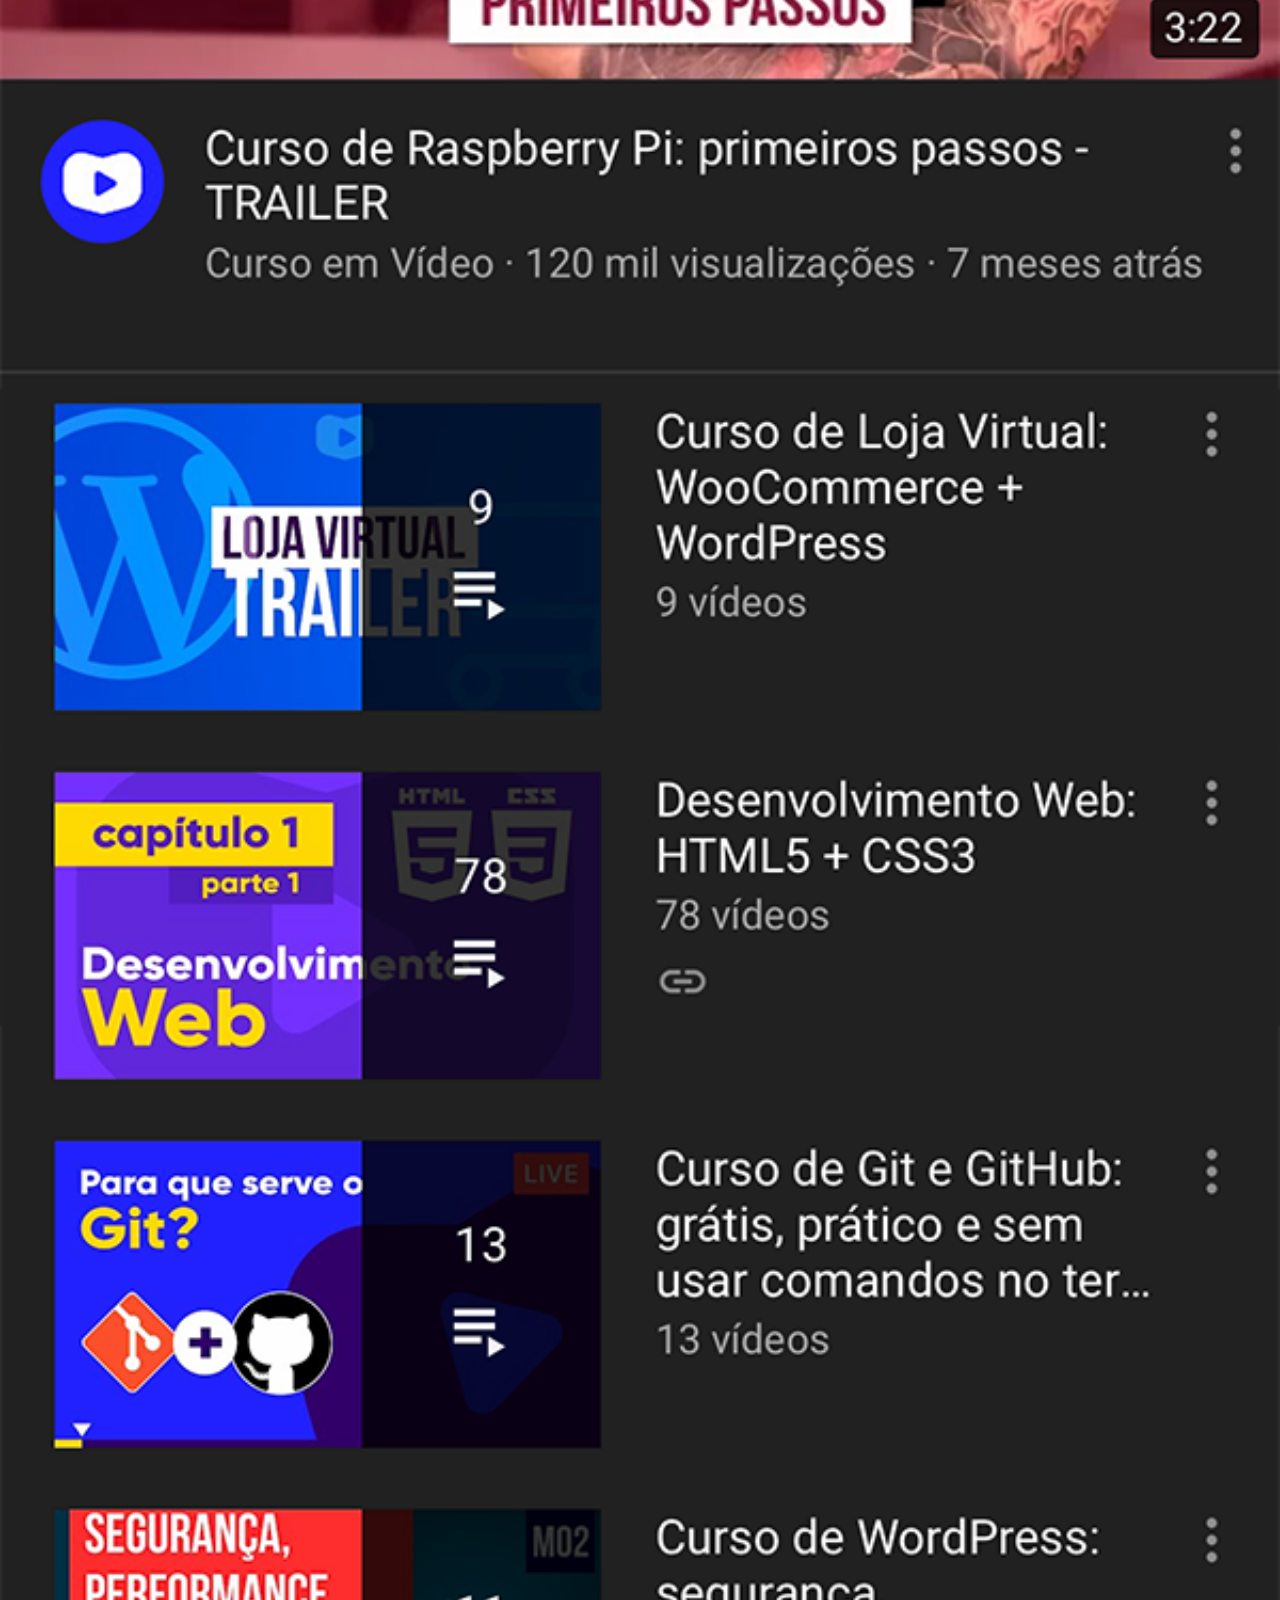
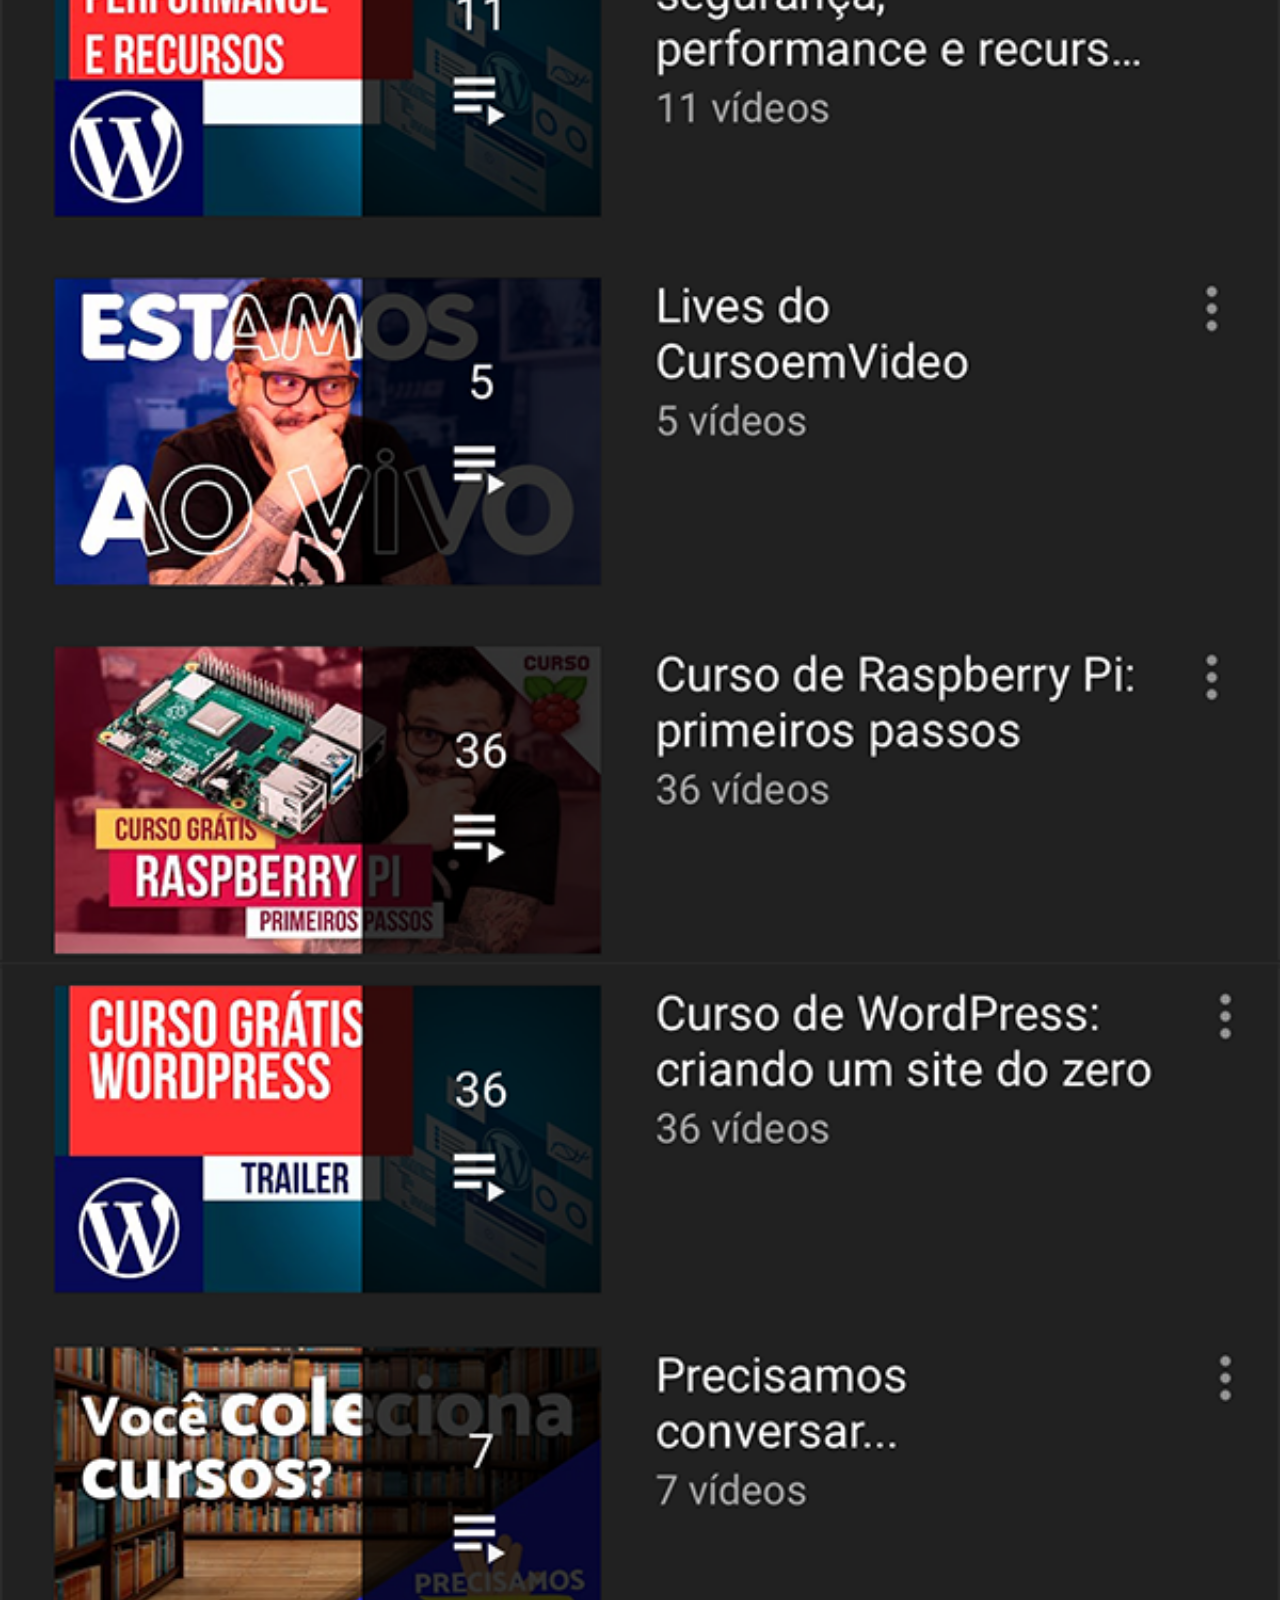
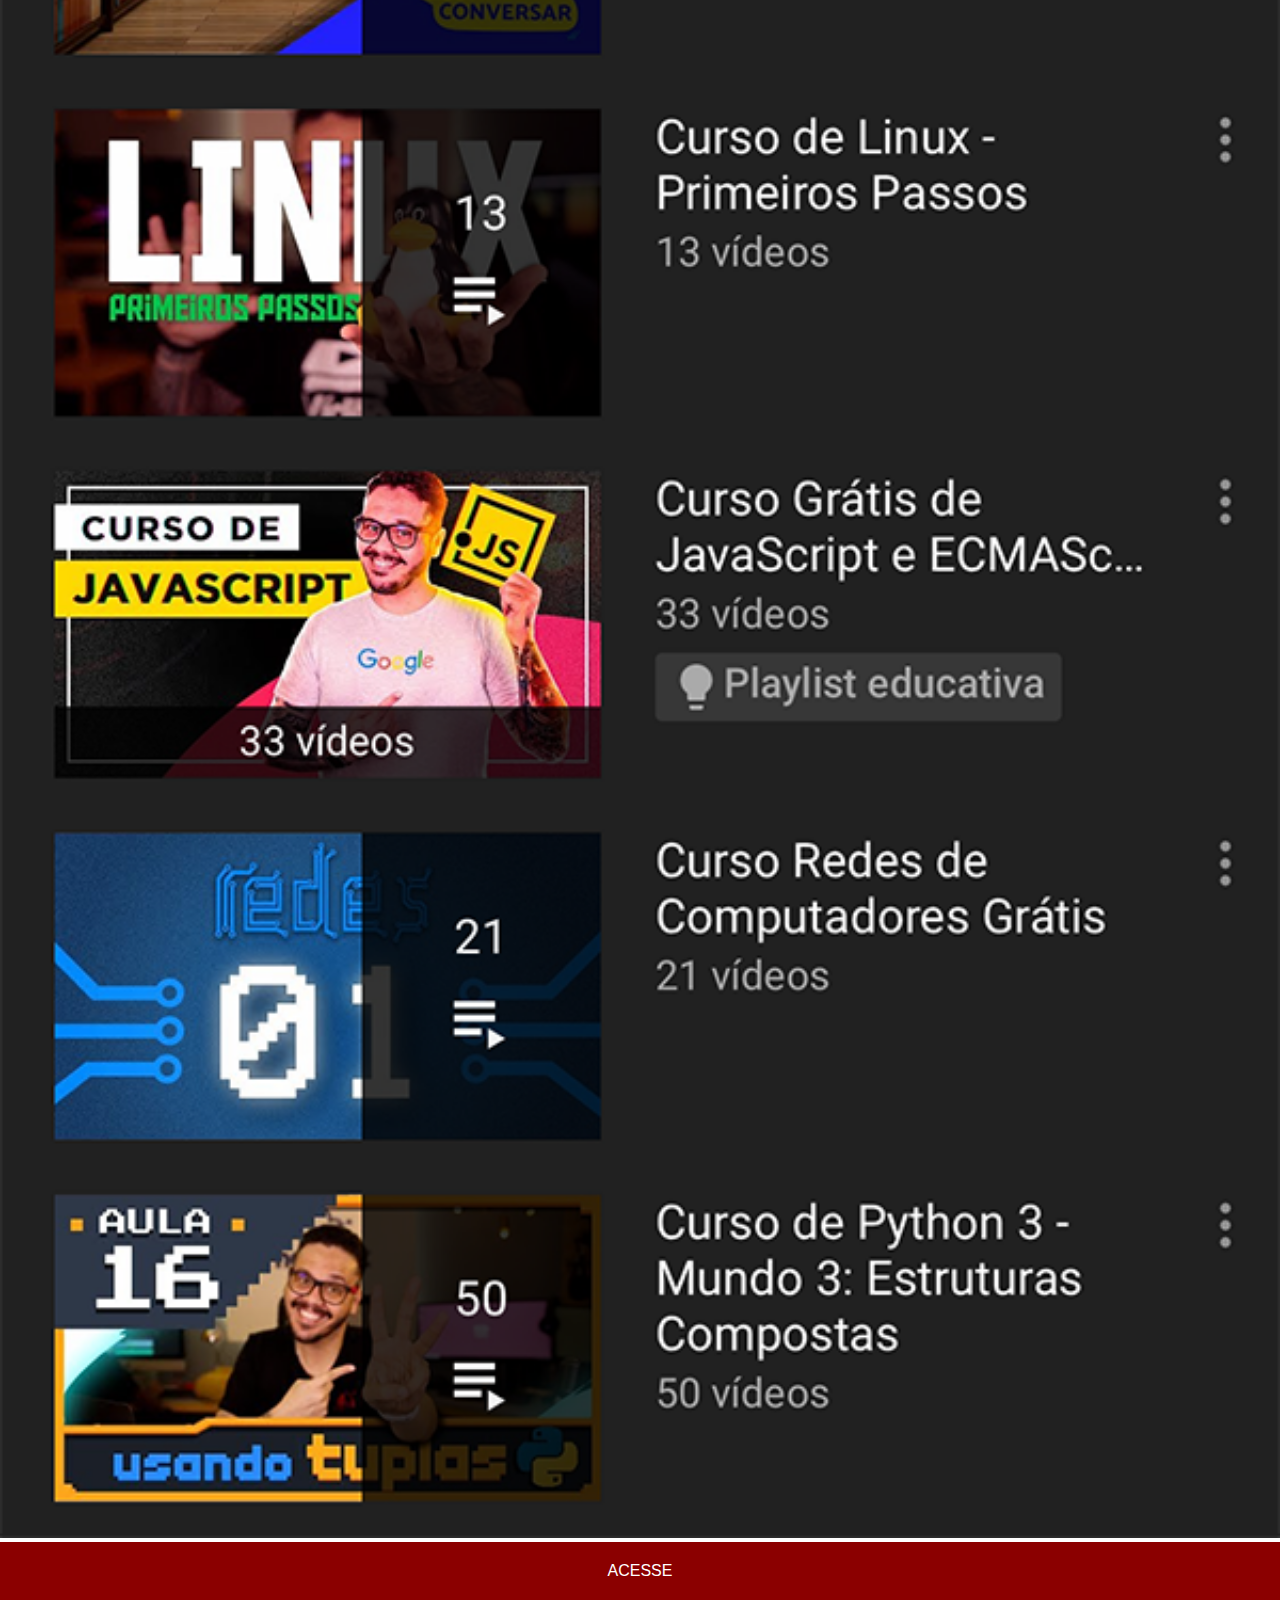
<file: youtube.html>
<!DOCTYPE html>
<html lang="pt-br">
<head>
    <meta charset="UTF-8">
    <meta http-equiv="X-UA-Compatible" content="IE=edge">
    <meta name="viewport" content="width=device-width, initial-scale=1.0">
    <title>Youtube</title>
    <style>
        * {
            margin: 0px;
            padding: 0px;
            font-family: Arial, Helvetica, sans-serif;
        }

        ::-webkit-scrollbar {
            width: 0px;
            height: 0px;
        }

        img {
            width: 100vw;
        }

        a {
            display: block;
            background-color: darkred;
            color: white;
            padding: 20px;
            text-align: center;
            font-weight: border;
            text-decoration: none;

        }
    </style>
</head>
<body>
    <img src="imagens/tela-youtube.png" alt="Youtube">
    <a href="https://www.youtube.com/@CursoemVideo/playlists" target="_blank">ACESSE</a>
</body>
</html>
</file>
<file: estilos/style.css>
@charset "UTF-8";

* {
    margin: 0px;
    padding: 0px;
    font-family: Arial, Helvetica, sans-serif;
}

html, body {
    height: 100vh;
    width: 100vw;
    background-color: black;
}


main {
    height: 100vh;
    position: relative;
    
}

body {
    background: url('../imagens/fundo-madeira.jpg') no-repeat top center;
    background-size: cover;
    background-attachment: fixed;
}

section#telefone {
    position: absolute;
    top: 50%; 
    left: 50%;
    transform: translate(-50%, -50%); 
    height: 627px;
    width: 311px;
    background-color: blue;
    background: url('../imagens/frame-iphone.png') no-repeat; 

}

iframe#tela{
    position: relative;
    top: 80px;
    left: 22px;
    width: 267px;
    height: 471px;
}


section#redes-sociais {
    text-align: left;
}
section#redes-sociais img{
    width: 50px;
    margin: 10px;
    border-radius: 50%; 
    box-shadow: 2px 2px 5px rgba(0, 0, 0, 0.400);
    box-sizing: border-box; 
    
}

section#redes-sociais img:hover {
    border: 2px solid rgba(255, 255, 255, 0.637);
    transform: translate(-3px, -3px);
    box-shadow: 5px 5px 10px rgba(0, 0, 0, 0.623);
    transition: transform 0.5s, border 1s;
}
</file>
<file: estilo/social.css>
@charset "UTF-8";

* {
    margin: 0px;
    padding: 0px;
    font-family: Arial, Helvetica, sans-serif;
}

::-webkit-scrollbar {
    width: 0px;
    height: 0px;
}

img {
    width: 100vw;
}

a {
    display: block;
    background-color: darkred;
    color: white;
    padding: 20px;
    text-align: center;
    font-weight: border;
    text-decoration: none;

}
</file>
